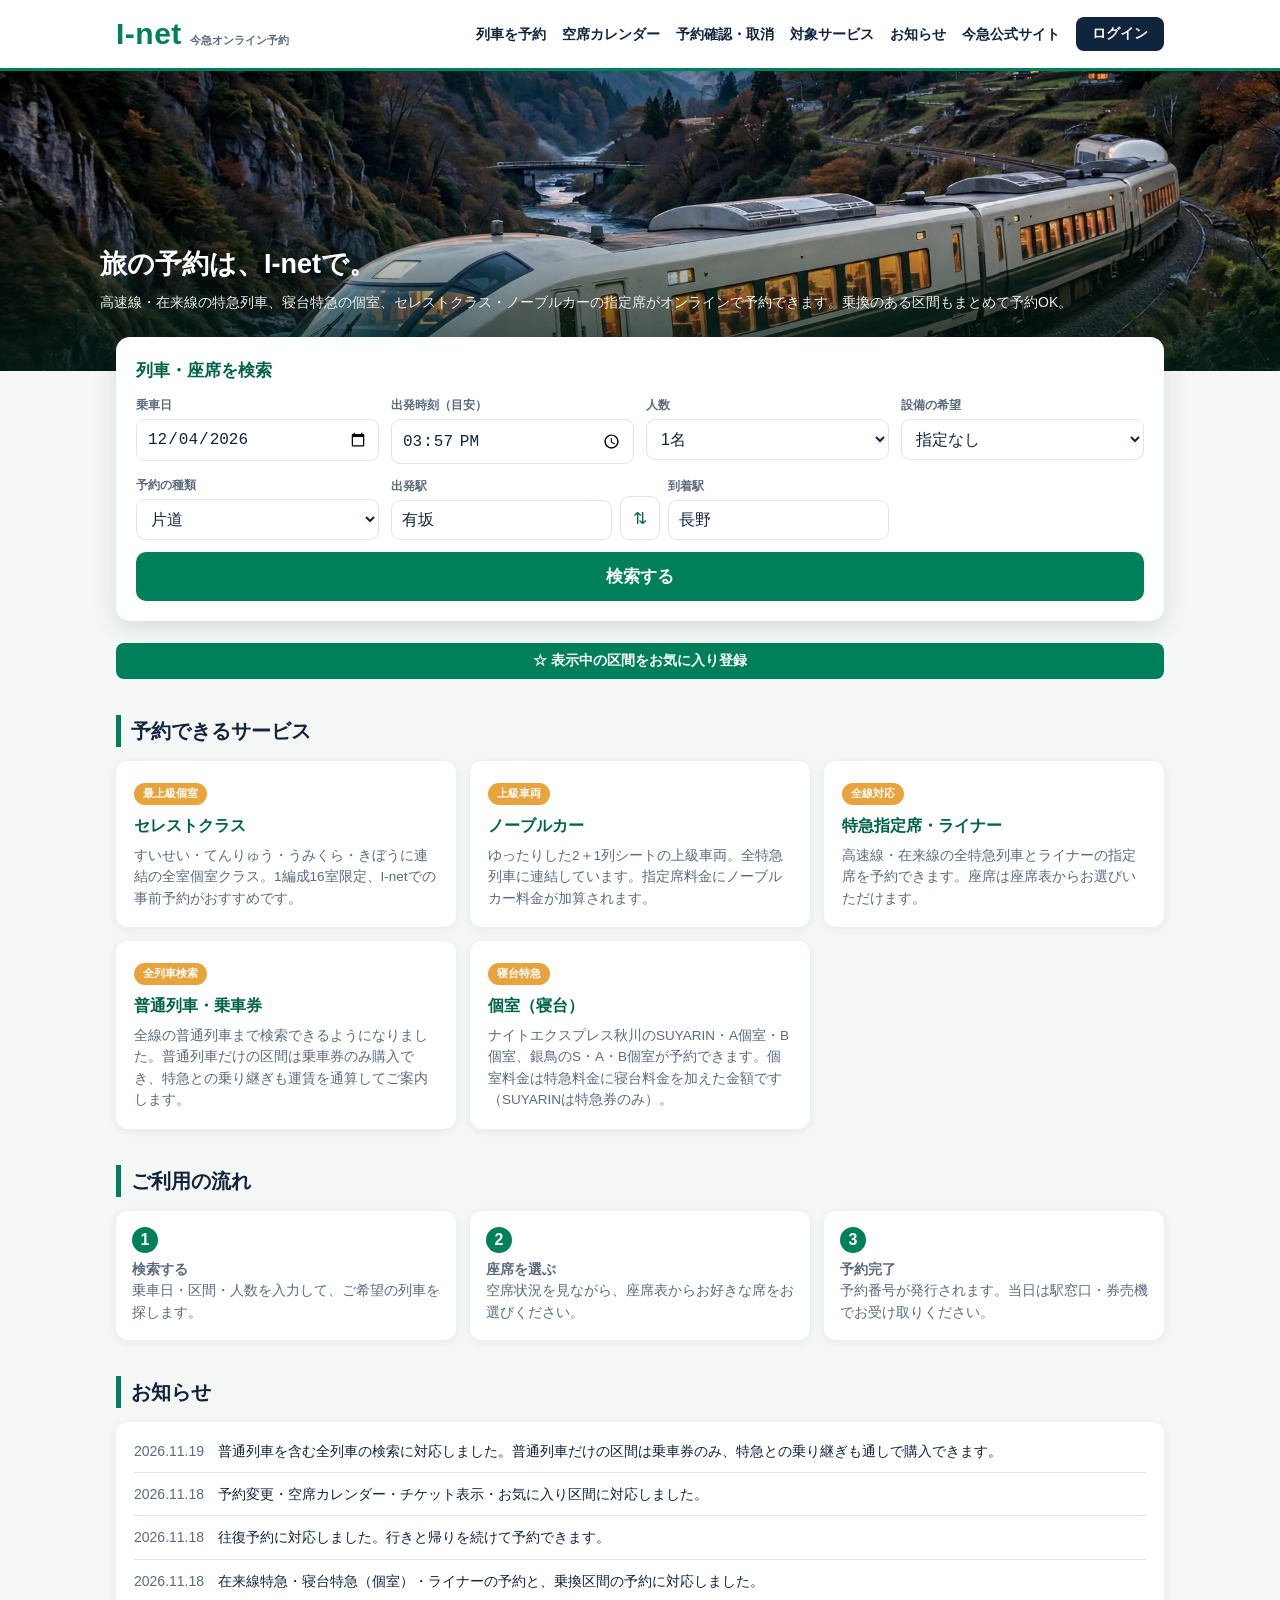
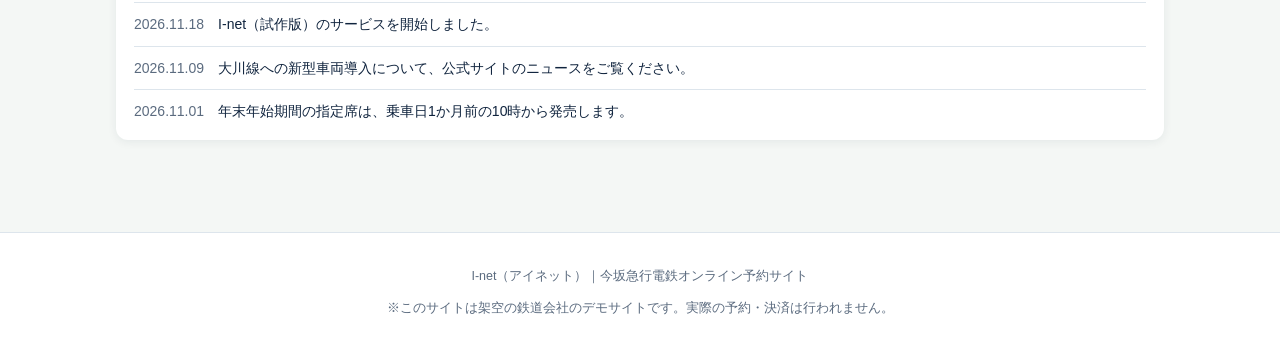
<file: index.html>
<!DOCTYPE html>
<html lang="ja">
<head>
<meta charset="UTF-8">
<meta name="viewport" content="width=device-width, initial-scale=1.0">
<title>I-net｜今急オンライン予約サイト</title>
<meta name="description" content="今坂急行電鉄のオンライン予約サイト「I-net」。特急・セレストクラス・ノーブルカーの指定席予約と、普通列車の乗車券購入ができます。">
<link rel="stylesheet" href="style.css">
</head>
<body>
<header class="inet-header">
  <div class="inet-header-inner">
    <a class="logo" href="index.html">
      <span class="logo-main">I-net</span>
      <span class="logo-sub">今急オンライン予約</span>
    </a>
    <nav class="inet-nav">
      <a href="index.html">列車を予約</a>
      <a href="calendar.html">空席カレンダー</a>
      <a href="reservations.html">予約確認・取消</a>
      <a href="#services">対象サービス</a>
      <a href="#news">お知らせ</a>
      <a href="https://raff-1073.github.io/imakyu/">今急公式サイト</a>
      <button class="login-btn" id="loginBtn" type="button">ログイン</button>
    </nav>
  </div>
</header>

<div class="hero">
  <img src="images/hero.webp" alt="山あいを走る今急電鉄の特急列車">
  <div class="hero-copy">
    <div class="hero-copy-inner">
      <h1>旅の予約は、I-netで。</h1>
      <p>高速線・在来線の特急列車、寝台特急の個室、セレストクラス・ノーブルカーの指定席がオンラインで予約できます。乗換のある区間もまとめて予約OK。</p>
    </div>
  </div>
</div>

<main class="wrap">
  <form class="search-panel" id="searchForm">
    <h2>列車・座席を検索</h2>
    <div class="search-grid">
      <div class="field">
        <label for="date">乗車日</label>
        <input type="date" id="date" required>
      </div>
      <div class="field">
        <label for="time">出発時刻（目安）</label>
        <input type="time" id="time" value="09:00">
      </div>
      <div class="field">
        <label for="pax">人数</label>
        <select id="pax">
          <option value="1">1名</option>
          <option value="2">2名</option>
          <option value="3">3名</option>
          <option value="4">4名</option>
          <option value="5">5名</option>
          <option value="6">6名</option>
        </select>
      </div>
      <div class="field">
        <label for="clsPref">設備の希望</label>
        <select id="clsPref">
          <option value="">指定なし</option>
          <option value="指定席">指定席</option>
          <option value="ノーブルカー">ノーブルカー</option>
          <option value="グリーン車">グリーン車</option>
          <option value="セレストクラス">セレストクラス</option>
        </select>
      </div>
      <div class="field">
        <label for="tripType">予約の種類</label>
        <select id="tripType">
          <option value="oneway">片道</option>
          <option value="round">往復</option>
        </select>
      </div>
      <div class="field return-field" hidden>
        <label for="rdate">帰りの乗車日</label>
        <input type="date" id="rdate">
      </div>
      <div class="field return-field" hidden>
        <label for="rtime">帰りの出発時刻（目安）</label>
        <input type="time" id="rtime" value="17:00">
      </div>
      <div class="station-row">
        <div class="field">
          <label for="from">出発駅</label>
          <input type="text" id="from" class="station-input" value="有坂" autocomplete="off" placeholder="駅名を入力">
        </div>
        <button class="swap-btn" id="swapBtn" type="button" title="出発駅と到着駅を入れ替え">⇅</button>
        <div class="field">
          <label for="to">到着駅</label>
          <input type="text" id="to" class="station-input" value="長野" autocomplete="off" placeholder="駅名を入力">
        </div>
      </div>
      <button class="search-btn" type="submit">検索する</button>
    </div>
  </form>
  <div class="fav-bar" id="favBar"></div>

  <section class="section" id="services">
    <h2>予約できるサービス</h2>
    <div class="cards">
      <div class="card">
        <span class="tag">最上級個室</span>
        <h3>セレストクラス</h3>
        <p>すいせい・てんりゅう・うみくら・きぼうに連結の全室個室クラス。1編成16室限定、I-netでの事前予約がおすすめです。</p>
      </div>
      <div class="card">
        <span class="tag">上級車両</span>
        <h3>ノーブルカー</h3>
        <p>ゆったりした2＋1列シートの上級車両。全特急列車に連結しています。指定席料金にノーブルカー料金が加算されます。</p>
      </div>
      <div class="card">
        <span class="tag">全線対応</span>
        <h3>特急指定席・ライナー</h3>
        <p>高速線・在来線の全特急列車とライナーの指定席を予約できます。座席は座席表からお選びいただけます。</p>
      </div>
      <div class="card">
        <span class="tag">全列車検索</span>
        <h3>普通列車・乗車券</h3>
        <p>全線の普通列車まで検索できるようになりました。普通列車だけの区間は乗車券のみ購入でき、特急との乗り継ぎも運賃を通算してご案内します。</p>
      </div>
      <div class="card">
        <span class="tag">寝台特急</span>
        <h3>個室（寝台）</h3>
        <p>ナイトエクスプレス秋川のSUYARIN・A個室・B個室、銀鳥のS・A・B個室が予約できます。個室料金は特急料金に寝台料金を加えた金額です（SUYARINは特急券のみ）。</p>
      </div>
    </div>
  </section>

  <section class="section">
    <h2>ご利用の流れ</h2>
    <div class="steps">
      <div class="step"><span class="step-num">1</span><p><strong>検索する</strong><br>乗車日・区間・人数を入力して、ご希望の列車を探します。</p></div>
      <div class="step"><span class="step-num">2</span><p><strong>座席を選ぶ</strong><br>空席状況を見ながら、座席表からお好きな席をお選びください。</p></div>
      <div class="step"><span class="step-num">3</span><p><strong>予約完了</strong><br>予約番号が発行されます。当日は駅窓口・券売機でお受け取りください。</p></div>
    </div>
  </section>

  <section class="section" id="news">
    <h2>お知らせ</h2>
    <div class="news-list">
      <div class="news-item"><span class="news-date">2026.11.19</span><span>普通列車を含む全列車の検索に対応しました。普通列車だけの区間は乗車券のみ、特急との乗り継ぎも通しで購入できます。</span></div>
      <div class="news-item"><span class="news-date">2026.11.18</span><span>予約変更・空席カレンダー・チケット表示・お気に入り区間に対応しました。</span></div>
      <div class="news-item"><span class="news-date">2026.11.18</span><span>往復予約に対応しました。行きと帰りを続けて予約できます。</span></div>
      <div class="news-item"><span class="news-date">2026.11.18</span><span>在来線特急・寝台特急（個室）・ライナーの予約と、乗換区間の予約に対応しました。</span></div>
      <div class="news-item"><span class="news-date">2026.11.18</span><span>I-net（試作版）のサービスを開始しました。</span></div>
      <div class="news-item"><span class="news-date">2026.11.09</span><span>大川線への新型車両導入について、公式サイトのニュースをご覧ください。</span></div>
      <div class="news-item"><span class="news-date">2026.11.01</span><span>年末年始期間の指定席は、乗車日1か月前の10時から発売します。</span></div>
    </div>
  </section>
</main>

<footer>
  <p>I-net（アイネット）｜今坂急行電鉄オンライン予約サイト</p>
  <p>※このサイトは架空の鉄道会社のデモサイトです。実際の予約・決済は行われません。</p>
</footer>

<script src="js/data.js"></script>
<script src="js/app.js"></script>
<script>
(function () {
  const fromSel = document.getElementById("from");
  const toSel = document.getElementById("to");
  setupStationAutocomplete(fromSel);
  setupStationAutocomplete(toSel);
  const dateInput = document.getElementById("date");
  const today = new Date();
  const iso = d => d.getFullYear() + "-" + String(d.getMonth() + 1).padStart(2, "0") + "-" + String(d.getDate()).padStart(2, "0");
  dateInput.value = iso(today);
  dateInput.min = iso(today);
  const max = new Date(today); max.setDate(max.getDate() + 31);
  dateInput.max = iso(max);
  const rdateInput = document.getElementById("rdate");
  rdateInput.value = iso(today);
  rdateInput.min = iso(today);
  rdateInput.max = iso(max);
  watchDateTime(dateInput, document.getElementById("time"));
  watchDateTime(rdateInput, document.getElementById("rtime"));
  const tripType = document.getElementById("tripType");
  tripType.addEventListener("change", () => {
    const round = tripType.value === "round";
    document.querySelectorAll(".return-field").forEach(el => { el.hidden = !round; });
    if (round) rdateInput.value = dateInput.value;
  });
  dateInput.addEventListener("change", () => {
    if (tripType.value === "round" && rdateInput.value < dateInput.value) rdateInput.value = dateInput.value;
  });
  // お気に入り区間（ブラウザに保存）
  const favBar = document.getElementById("favBar");
  function loadFavs() { try { return JSON.parse(localStorage.getItem("inet_favorites") || "[]"); } catch (e) { return []; } }
  function renderFavs() {
    const favs = loadFavs();
    favBar.innerHTML = "";
    const addBtn = document.createElement("button");
    addBtn.type = "button";
    addBtn.className = "class-btn";
    addBtn.textContent = "☆ 表示中の区間をお気に入り登録";
    addBtn.addEventListener("click", () => {
      const favs2 = loadFavs();
      const pair = { from: fromSel.value, to: toSel.value };
      if (pair.from === pair.to) { alert("出発駅と到着駅が同じです。"); return; }
      if (!favs2.some(f => f.from === pair.from && f.to === pair.to)) {
        favs2.push(pair);
        try { localStorage.setItem("inet_favorites", JSON.stringify(favs2.slice(0, 8))); } catch (e) {}
      }
      renderFavs();
    });
    favBar.appendChild(addBtn);
    for (const f of favs) {
      const chip = document.createElement("span");
      chip.className = "fav-chip";
      chip.innerHTML = f.from + " → " + f.to;
      chip.addEventListener("click", () => { fromSel.value = f.from; toSel.value = f.to; });
      const del = document.createElement("span");
      del.className = "fav-del";
      del.textContent = "×";
      del.addEventListener("click", e => {
        e.stopPropagation();
        const favs2 = loadFavs().filter(x => !(x.from === f.from && x.to === f.to));
        try { localStorage.setItem("inet_favorites", JSON.stringify(favs2)); } catch (e) {}
        renderFavs();
      });
      chip.appendChild(del);
      favBar.appendChild(chip);
    }
  }
  renderFavs();
  document.getElementById("swapBtn").addEventListener("click", () => {
    const v = fromSel.value; fromSel.value = toSel.value; toSel.value = v;
  });
  document.getElementById("loginBtn").addEventListener("click", () => {
    alert("I-net会員ログインは試作版では未実装です。\n会員登録なしでも予約できます。");
  });
  document.getElementById("searchForm").addEventListener("submit", e => {
    e.preventDefault();
    const fromName = resolveStationName(fromSel.value);
    const toName = resolveStationName(toSel.value);
    if (!fromName || !toName) { alert("駅名を候補から選んでください。"); return; }
    fromSel.value = fromName; toSel.value = toName;
    if (fromName === toName) { alert("出発駅と到着駅が同じです。"); return; }
    const q = new URLSearchParams({
      date: dateInput.value,
      time: document.getElementById("time").value || "",
      pax: document.getElementById("pax").value,
      cls: document.getElementById("clsPref").value,
      from: fromName,
      to: toName
    });
    if (tripType.value === "round") {
      q.set("mode", "round");
      q.set("rdate", rdateInput.value);
      q.set("rtime", document.getElementById("rtime").value || "");
    }
    location.href = "trains.html?" + q.toString();
  });
})();
</script>
</body>
</html>
</file>
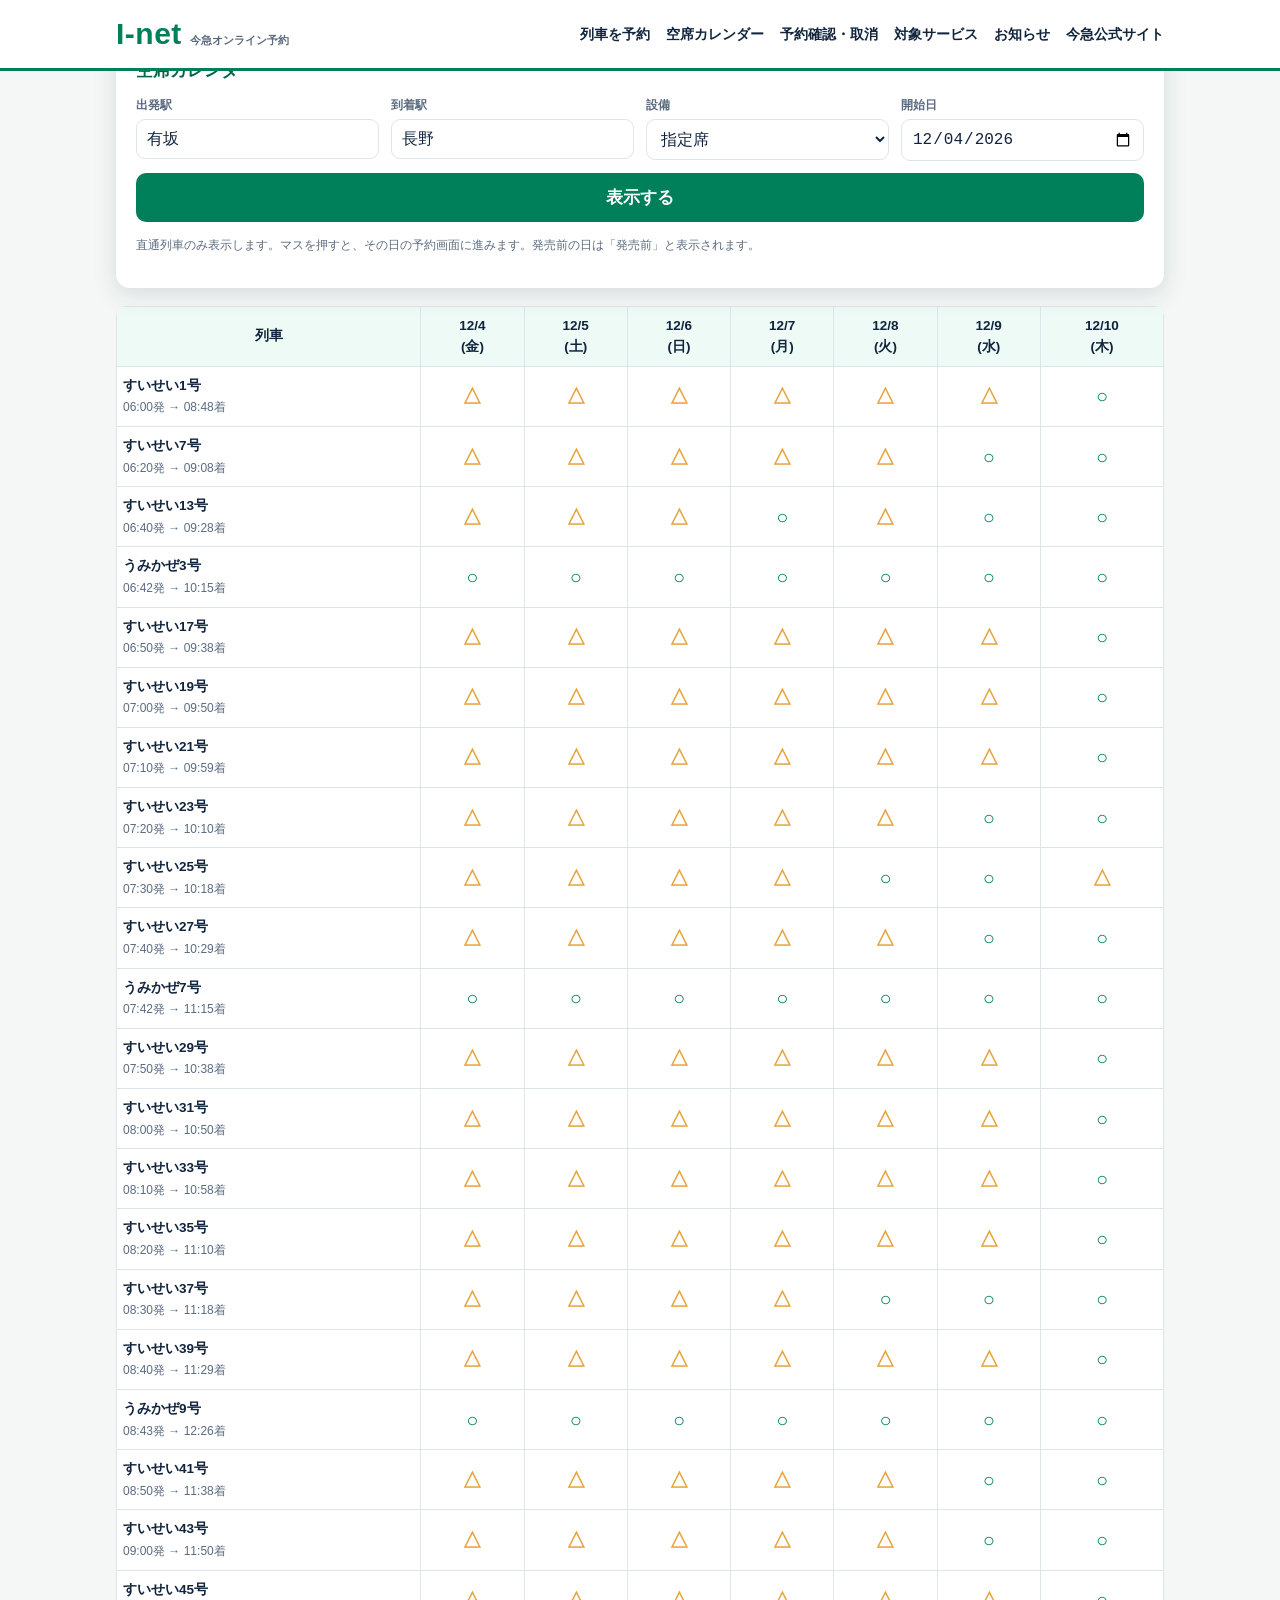
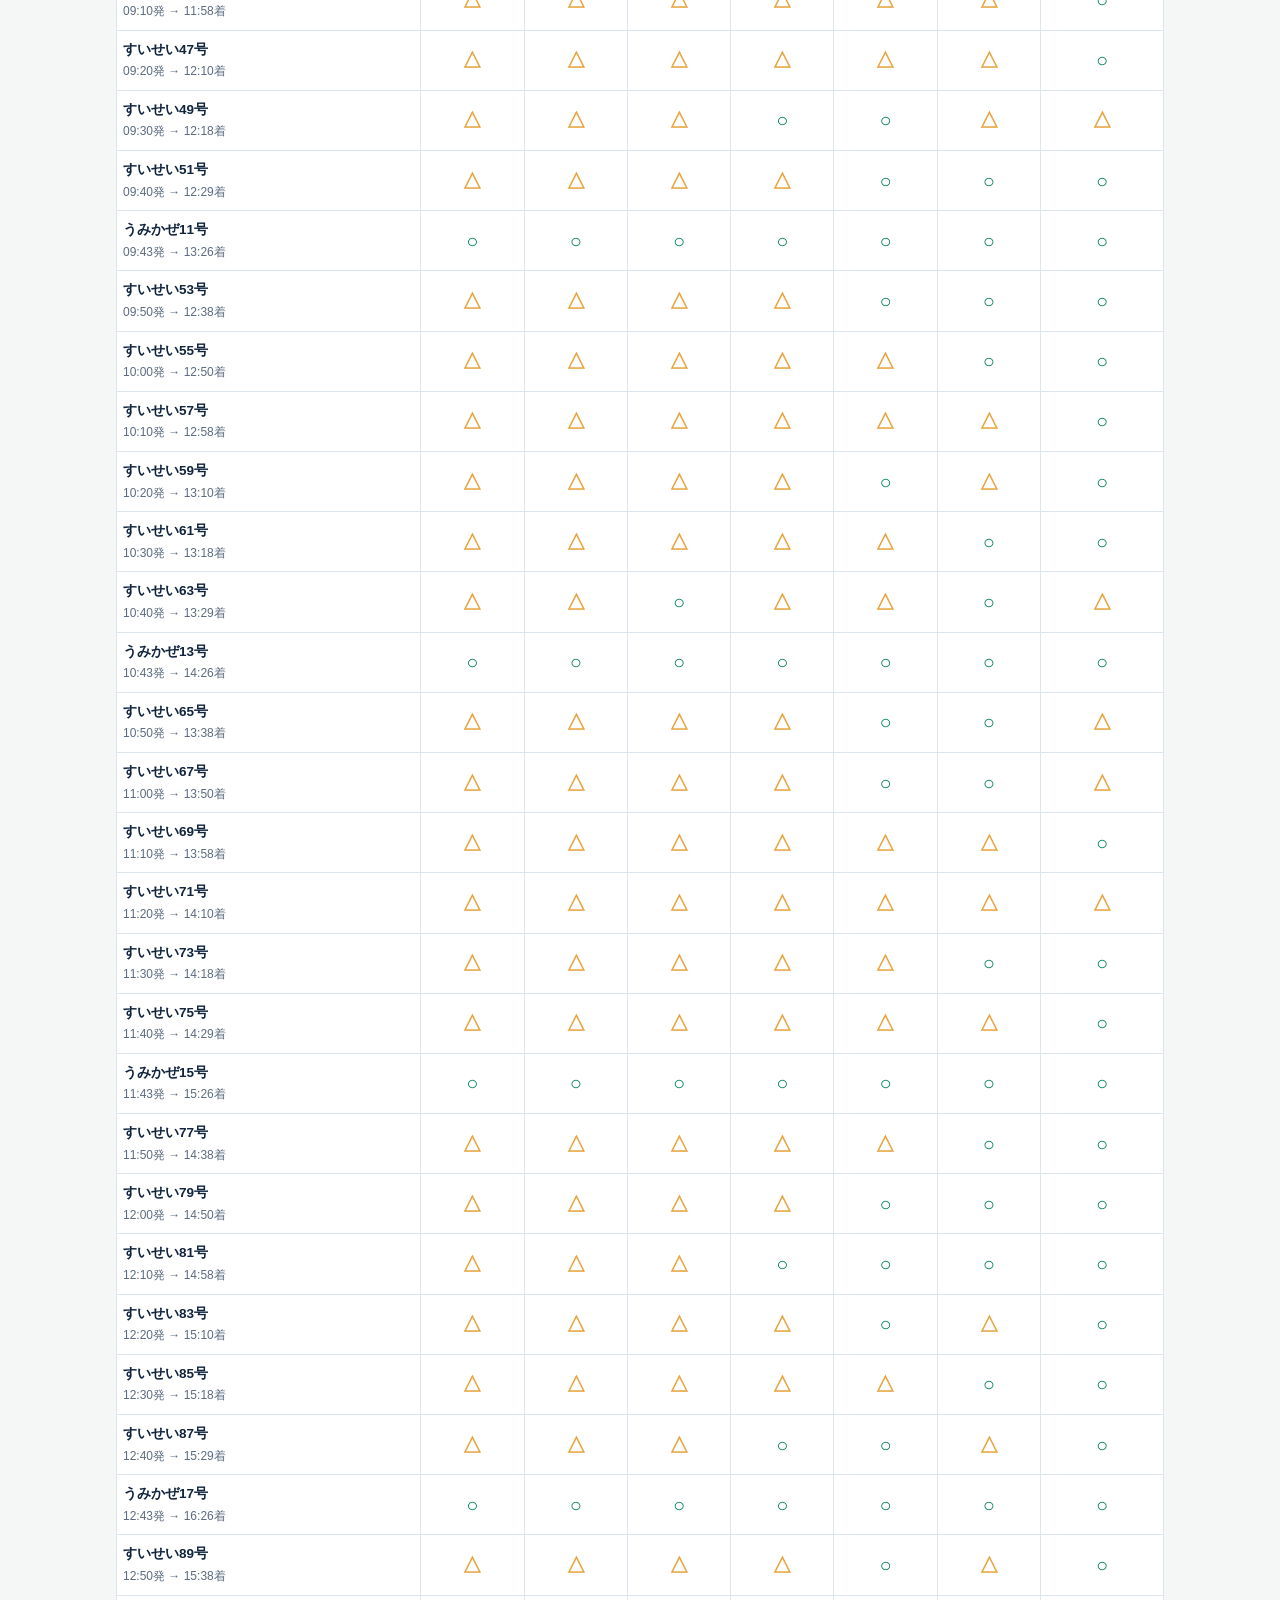
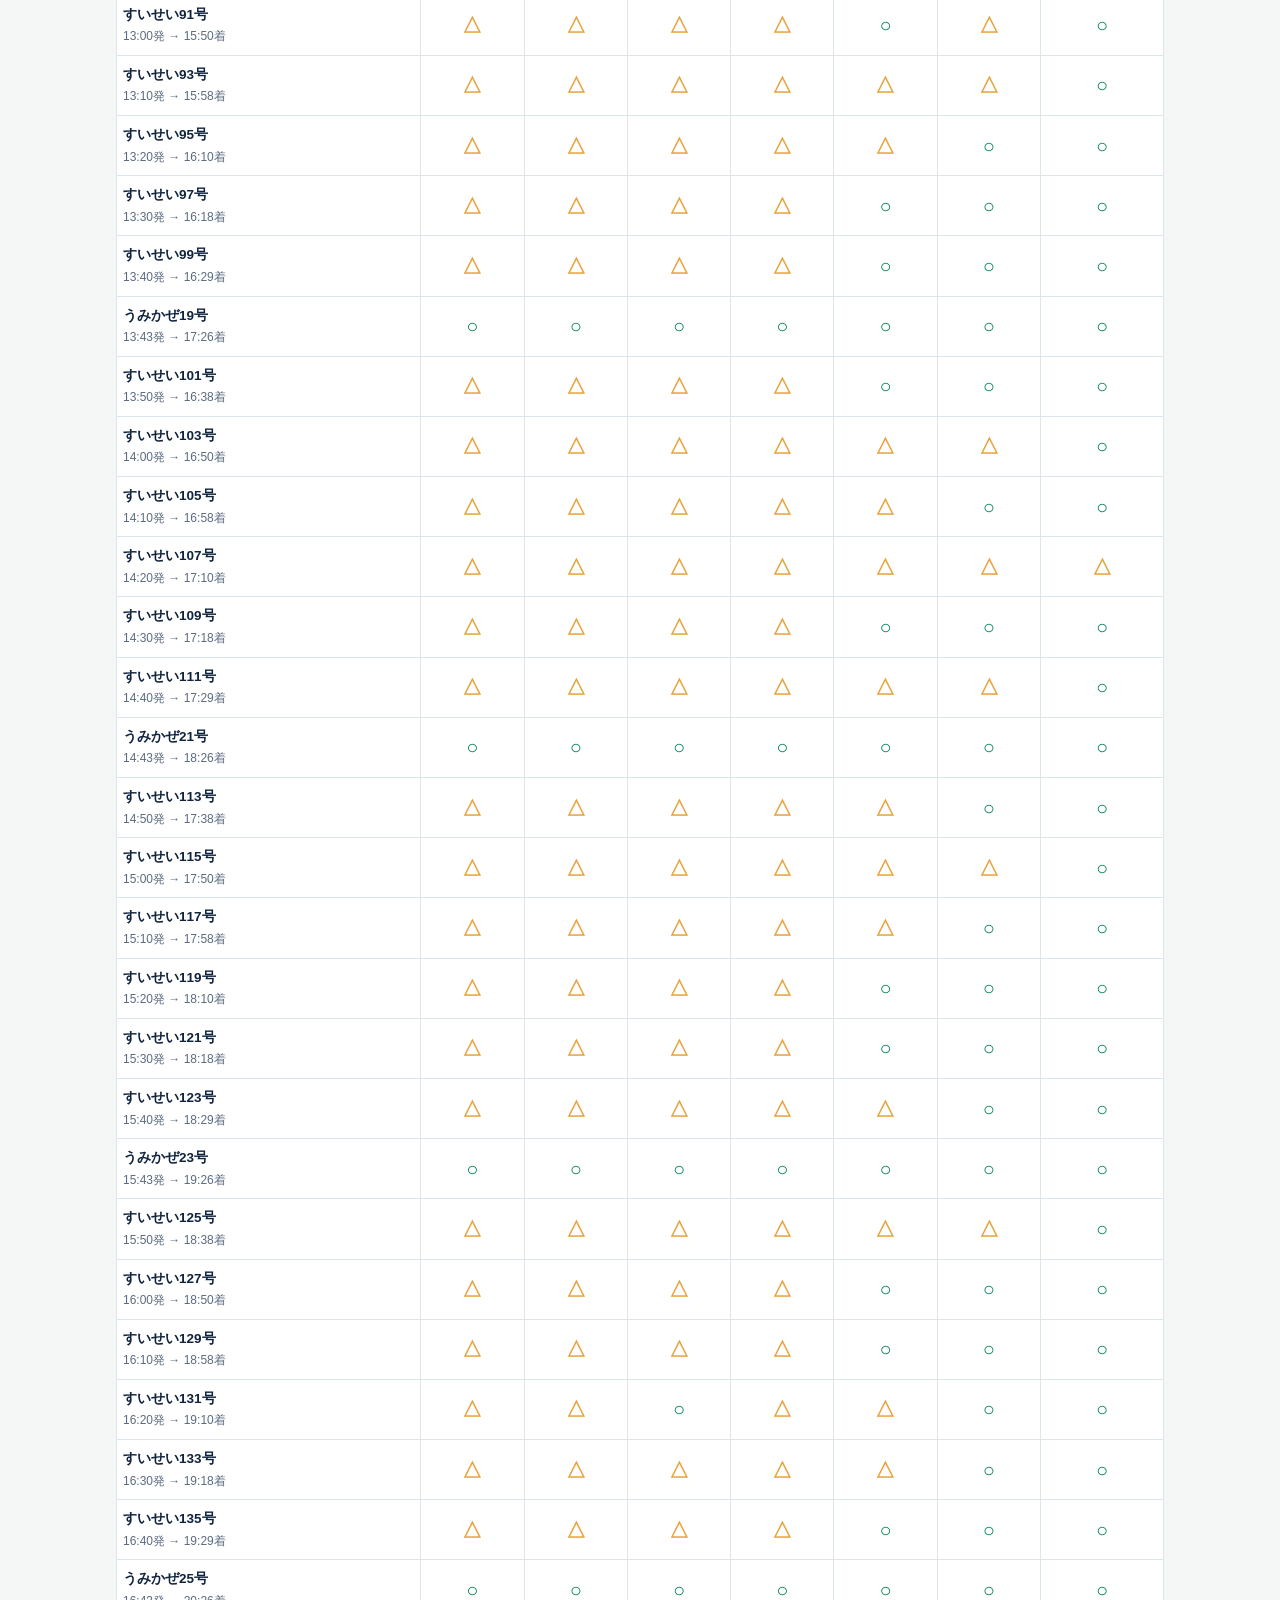
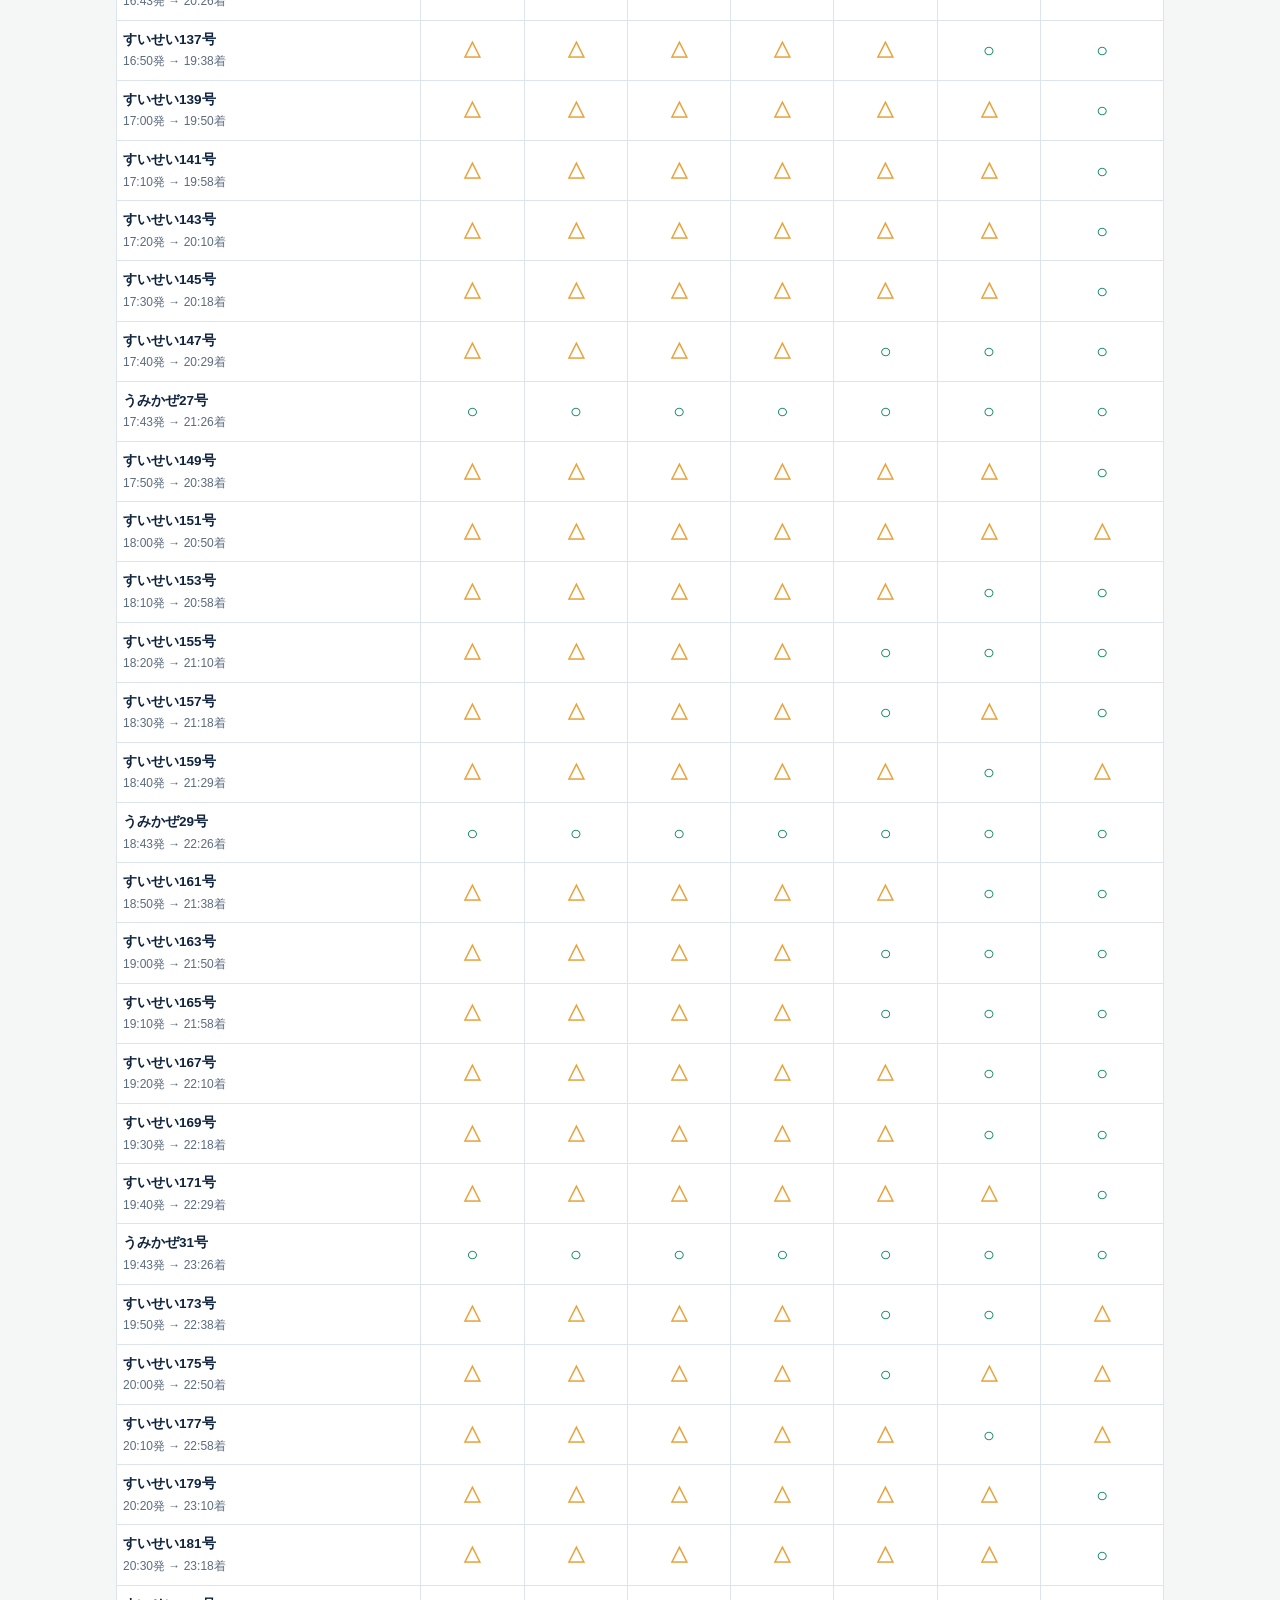
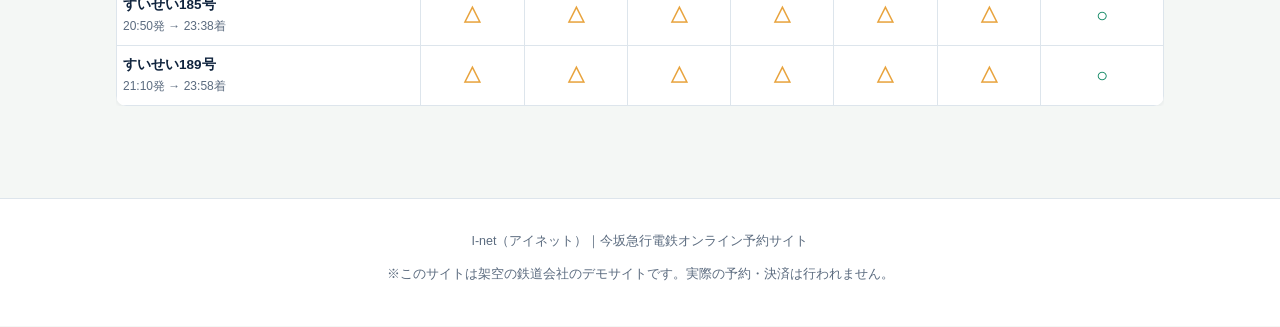
<file: calendar.html>
<!DOCTYPE html>
<html lang="ja">
<head>
<meta charset="UTF-8">
<meta name="viewport" content="width=device-width, initial-scale=1.0">
<title>空席カレンダー｜I-net</title>
<link rel="stylesheet" href="style.css">
</head>
<body>
<header class="inet-header">
  <div class="inet-header-inner">
    <a class="logo" href="index.html">
      <span class="logo-main">I-net</span>
      <span class="logo-sub">今急オンライン予約</span>
    </a>
    <nav class="inet-nav">
      <a href="index.html">列車を予約</a>
      <a href="calendar.html">空席カレンダー</a>
      <a href="reservations.html">予約確認・取消</a>
      <a href="index.html#services">対象サービス</a>
      <a href="index.html#news">お知らせ</a>
      <a href="https://raff-1073.github.io/imakyu/">今急公式サイト</a>
    </nav>
  </div>
</header>

<main class="wrap">
  <form class="search-panel" id="calForm">
    <h2>空席カレンダー</h2>
    <div class="search-grid">
      <div class="field">
        <label for="from">出発駅</label>
        <input type="text" id="from" class="station-input" value="有坂" autocomplete="off" placeholder="駅名を入力">
      </div>
      <div class="field">
        <label for="to">到着駅</label>
        <input type="text" id="to" class="station-input" value="長野" autocomplete="off" placeholder="駅名を入力">
      </div>
      <div class="field">
        <label for="cls">設備</label>
        <select id="cls">
          <option value="指定席">指定席</option>
          <option value="ノーブルカー">ノーブルカー</option>
          <option value="グリーン車">グリーン車</option>
          <option value="セレストクラス">セレストクラス</option>
          <option value="SUYARIN">SUYARIN</option>
          <option value="B個室">B個室</option>
          <option value="A個室">A個室</option>
          <option value="S個室">S個室</option>
        </select>
      </div>
      <div class="field">
        <label for="start">開始日</label>
        <input type="date" id="start">
      </div>
      <button class="search-btn" type="submit">表示する</button>
    </div>
    <p class="demo-note">直通列車のみ表示します。マスを押すと、その日の予約画面に進みます。発売前の日は「発売前」と表示されます。</p>
  </form>
  <div id="calResult" style="margin-top:18px"></div>
</main>

<footer>
  <p>I-net（アイネット）｜今坂急行電鉄オンライン予約サイト</p>
  <p>※このサイトは架空の鉄道会社のデモサイトです。実際の予約・決済は行われません。</p>
</footer>

<script src="js/data.js"></script>
<script src="js/app.js"></script>
<script>
(function () {
  const fromSel = document.getElementById("from");
  const toSel = document.getElementById("to");
  setupStationAutocomplete(fromSel);
  setupStationAutocomplete(toSel);
  const iso = d => d.getFullYear() + "-" + String(d.getMonth() + 1).padStart(2, "0") + "-" + String(d.getDate()).padStart(2, "0");
  const startInput = document.getElementById("start");
  startInput.value = iso(new Date());
  watchDateTime(startInput, null);
  function stationIndex(train, station) { return train.times.findIndex(([s]) => s === station); }
  function onSale(dateStr) {
    const parts = dateStr.split("-").map(Number);
    const rel = new Date(parts[0], parts[1] - 2, Math.min(parts[2], 28));
    const now = new Date(); now.setHours(0, 0, 0, 0);
    return now >= rel;
  }
  function render() {
    const from = resolveStationName(fromSel.value), to = resolveStationName(toSel.value), cls = document.getElementById("cls").value;
    if (!from || !to) {
      document.getElementById("calResult").innerHTML = "<div class='no-result'><p>駅名を候補から選んでください。</p></div>";
      return;
    }
    const start = new Date(startInput.value + "T00:00:00");
    const days = [];
    for (let i = 0; i < 7; i++) { const d = new Date(start); d.setDate(d.getDate() + i); days.push(d); }
    const trains = INET_TRAINS.filter(t => {
      const fi = stationIndex(t, from), ti = stationIndex(t, to);
      if (!(fi >= 0 && ti >= 0 && fi < ti)) return false;
      // 選択した設備を持たない列車は行ごと除外する
      return t.classes.includes(cls) && legPrice(t, from, to, cls) !== null;
    }).sort((a, b) => timeToMin(trainTimeAt(a, from)) - timeToMin(trainTimeAt(b, from)));
    const el = document.getElementById("calResult");
    if (!trains.length) {
      el.innerHTML = "<div class='no-result'><p>" + from + " → " + to + " で「" + cls + "」を予約できる直通列車がありません。</p></div>";
      return;
    }
    let html = "<div class='cal-scroll'><table class='cal-table'><thead><tr><th>列車</th>";
    for (const d of days) html += "<th>" + (d.getMonth() + 1) + "/" + d.getDate() + "<br>(" + "日月火水木金土"[d.getDay()] + ")</th>";
    html += "</tr></thead><tbody>";
    for (const t of trains) {
      html += "<tr><td class='cal-train'>" + trainTitle(t) + "<br><span>" + trainTimeAt(t, from) + "発 → " + trainTimeAt(t, to) + "着</span></td>";
      for (const d of days) {
        const ds = iso(d);
        if (!onSale(ds)) { html += "<td class='cal-cell off'>発売前</td>"; continue; }
        if (!t.classes.includes(cls) || legPrice(t, from, to, cls) === null) { html += "<td class='cal-cell off'>―</td>"; continue; }
        const v = vacancyMark(t, ds, cls);
        html += "<td class='cal-cell'><a href='trains.html?date=" + ds + "&time=" + trainTimeAt(t, from) + "&pax=1&cls=" + encodeURIComponent(cls) + "&from=" + encodeURIComponent(from) + "&to=" + encodeURIComponent(to) + "'><span class='vacancy " + v.cls + "'>" + v.mark + "</span></a></td>";
      }
      html += "</tr>";
    }
    html += "</tbody></table></div>";
    el.innerHTML = html;
  }
  document.getElementById("calForm").addEventListener("submit", e => { e.preventDefault(); render(); });
  render();
})();
</script>
</body>
</html>
</file>
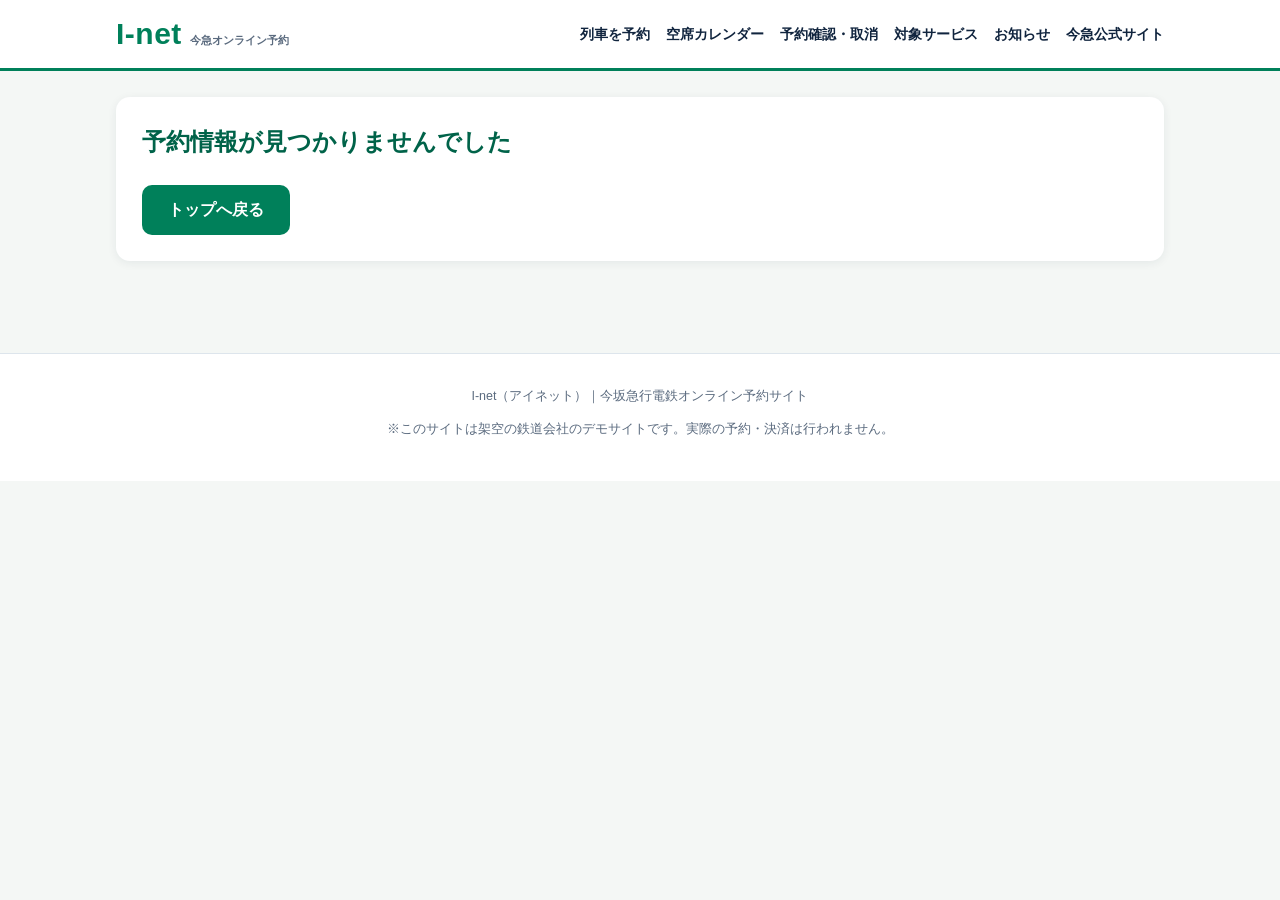
<file: complete.html>
<!DOCTYPE html>
<html lang="ja">
<head>
<meta charset="UTF-8">
<meta name="viewport" content="width=device-width, initial-scale=1.0">
<title>予約完了｜I-net</title>
<link rel="stylesheet" href="style.css">
</head>
<body>
<header class="inet-header">
  <div class="inet-header-inner">
    <a class="logo" href="index.html">
      <span class="logo-main">I-net</span>
      <span class="logo-sub">今急オンライン予約</span>
    </a>
    <nav class="inet-nav">
      <a href="index.html">列車を予約</a>
      <a href="calendar.html">空席カレンダー</a>
      <a href="reservations.html">予約確認・取消</a>
      <a href="index.html#services">対象サービス</a>
      <a href="index.html#news">お知らせ</a>
      <a href="https://raff-1073.github.io/imakyu/">今急公式サイト</a>
    </nav>
  </div>
</header>

<main class="wrap">
  <section class="complete-panel" id="panel">
    <h2>ご予約が完了しました</h2>
    <p>予約番号</p>
    <div class="reserve-no" id="reserveNo"></div>
    <table class="detail-table" id="detailTable"></table>
    <p class="demo-note">当日は駅窓口・指定席券売機で、予約番号をお伝えのうえ乗車券をお受け取りください。<br>
    予約の確認・取消は「予約確認・取消」ページから行えます。<br>
    ※このサイトは架空の鉄道会社のデモサイトです。実際の予約は行われていません。</p>
    <a class="back-btn" href="reservations.html">予約確認・取消へ</a>
    <a class="back-btn" href="index.html" style="background:var(--ink)">トップへ戻る</a>
  </section>
</main>

<footer>
  <p>I-net（アイネット）｜今坂急行電鉄オンライン予約サイト</p>
  <p>※このサイトは架空の鉄道会社のデモサイトです。実際の予約・決済は行われません。</p>
</footer>

<script src="js/data.js"></script>
<script src="js/app.js"></script>
<script>
(function () {
  const raw = sessionStorage.getItem("inet_booking");
  if (!raw) {
    document.getElementById("panel").innerHTML = "<h2>予約情報が見つかりませんでした</h2><a class='back-btn' href='index.html'>トップへ戻る</a>";
    return;
  }
  const booking = JSON.parse(raw);
  const legs = booking.legs.map(l => ({ ...l, train: findTrain(l.key) }));
  if (legs.some(l => !l.train || (l.cls && (!l.seats || !l.seats.length)))) {
    document.getElementById("panel").innerHTML = "<h2>予約情報が不完全です</h2><a class='back-btn' href='index.html'>トップへ戻る</a>";
    return;
  }
  const jp = bookingPrice(legs.map(l => ({ train: l.train, from: l.from, to: l.to, cls: l.cls, label: l.label || null })));
  // 予約変更の場合は元の予約番号を引き継ぐ
  let oldEntry = null;
  try {
    const saved0 = JSON.parse(localStorage.getItem("inet_reservations") || "[]");
    if (booking.changeOf) oldEntry = saved0.find(r => r.id === booking.changeOf) || null;
  } catch (e) {}
  const seed = hashSeed(booking.id + "|" + booking.date);
  const reserveNo = oldEntry ? oldEntry.no : "IN" + booking.date.replace(/-/g, "").slice(2) + "-" + String(seed % 1000000).padStart(6, "0");
  if (oldEntry) document.querySelector(".complete-panel h2").textContent = "予約を変更しました";
  document.getElementById("reserveNo").textContent = reserveNo;

  const dateText = booking.roundTrip && legs.length ? ("往路 " + (legs[0].date || booking.date) + "／復路 " + (legs[legs.length - 1].date || booking.date)) : booking.date;
  const rows = [["予約番号", reserveNo], ["乗車日", dateText], ["人数", booking.pax + "名"]];
  legs.forEach((leg, li) => {
    const dep = trainTimeAt(leg.train, leg.from), arr = trainTimeAt(leg.train, leg.to);
    rows.push([(leg.label || ("区間" + (li + 1))) + (leg.date ? "（" + leg.date + "）" : ""),
      leg.train.lines.join("・") + " " + trainTitle(leg.train) + "<br>" +
      leg.from + " " + dep + "発 → " + leg.to + " " + arr + "着<br>" +
      (leg.cls ? leg.cls + "／" + (leg.car ? leg.car + "号車／" : "") + "座席：" + leg.seats.join("、") : "乗車券のみ（座席指定なし）") +
      (leg.service ? "<br>セレストサービス：" + leg.service.meal + (leg.service.drink ? "／ドリンク：" + leg.service.drink : "") : "")]);
  });
  if (jp) {
    for (const i of jp.items) rows.push([i.label + "（1名）", yen(i.amount)]);
    rows.push(["お支払い金額", "<strong>" + yen(jp.total * booking.pax) + "</strong>"]);
  }
  document.getElementById("detailTable").innerHTML =
    rows.map(([k, v]) => "<tr><th>" + k + "</th><td>" + v + "</td></tr>").join("");
  const tlink = document.createElement("p");
  tlink.innerHTML = "<a class='back-btn' href='ticket.html?id=" + (booking.changeOf || booking.id) + "'>チケットを表示する</a>";
  document.getElementById("panel").appendChild(tlink);

  // 予約を保存（同じ予約の二重保存はしない。変更の場合は元の予約を差し替える）
  try {
    const saved = JSON.parse(localStorage.getItem("inet_reservations") || "[]");
    const changeIdx = booking.changeOf ? saved.findIndex(r => r.id === booking.changeOf) : -1;
    if (changeIdx >= 0 || !saved.some(r => r.id === booking.id)) {
      const entry = {
        id: changeIdx >= 0 ? booking.changeOf : booking.id, no: reserveNo, date: booking.date, pax: booking.pax,
        total: jp ? jp.total * booking.pax : 0,
        legs: legs.map(l => ({
          key: l.key || null,
          title: trainTitle(l.train), lines: l.train.lines.join("・"),
          from: l.from, to: l.to, dep: trainTimeAt(l.train, l.from), arr: trainTimeAt(l.train, l.to),
          cls: l.cls, car: l.car || null, seats: l.seats, date: l.date || booking.date, label: l.label || null, service: l.service || null
        })),
        createdAt: changeIdx >= 0 ? saved[changeIdx].createdAt : new Date().toISOString()
      };
      if (changeIdx >= 0) { entry.changedAt = new Date().toISOString(); saved[changeIdx] = entry; }
      else saved.unshift(entry);
      localStorage.setItem("inet_reservations", JSON.stringify(saved.slice(0, 20)));
    }
  } catch (e) { /* 保存できなくても完了画面は表示する */ }
})();
</script>
</body>
</html>
</file>
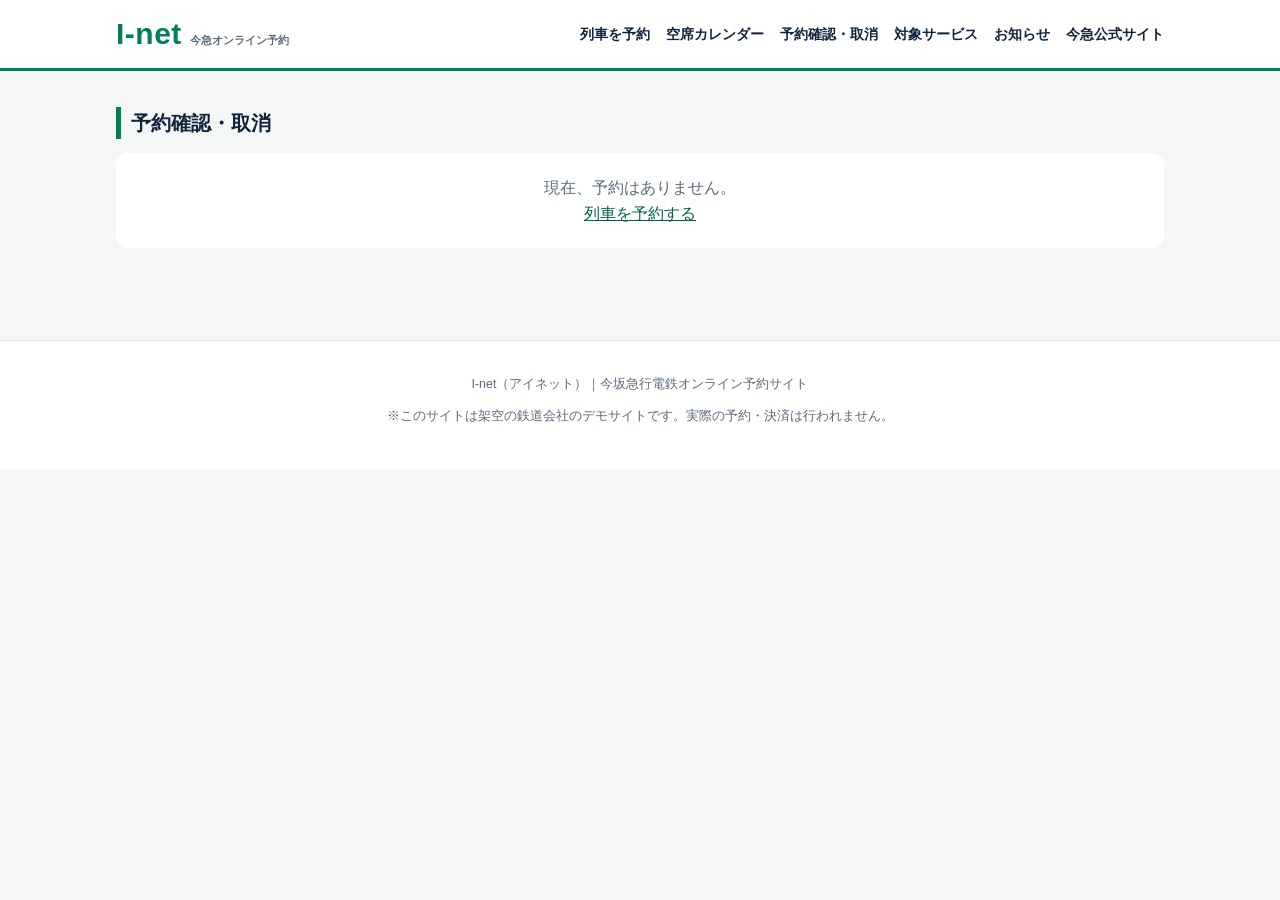
<file: reservations.html>
<!DOCTYPE html>
<html lang="ja">
<head>
<meta charset="UTF-8">
<meta name="viewport" content="width=device-width, initial-scale=1.0">
<title>予約確認・取消｜I-net</title>
<link rel="stylesheet" href="style.css">
</head>
<body>
<header class="inet-header">
  <div class="inet-header-inner">
    <a class="logo" href="index.html">
      <span class="logo-main">I-net</span>
      <span class="logo-sub">今急オンライン予約</span>
    </a>
    <nav class="inet-nav">
      <a href="index.html">列車を予約</a>
      <a href="calendar.html">空席カレンダー</a>
      <a href="reservations.html">予約確認・取消</a>
      <a href="index.html#services">対象サービス</a>
      <a href="index.html#news">お知らせ</a>
      <a href="https://raff-1073.github.io/imakyu/">今急公式サイト</a>
    </nav>
  </div>
</header>

<main class="wrap">
  <section class="section">
    <h2>予約確認・取消</h2>
    <div id="list"></div>
  </section>
</main>

<footer>
  <p>I-net（アイネット）｜今坂急行電鉄オンライン予約サイト</p>
  <p>※このサイトは架空の鉄道会社のデモサイトです。実際の予約・決済は行われません。</p>
</footer>

<script>
(function () {
  const listEl = document.getElementById("list");
  function load() {
    try { return JSON.parse(localStorage.getItem("inet_reservations") || "[]"); }
    catch (e) { return []; }
  }
  function render() {
    const saved = load();
    if (!saved.length) {
      listEl.innerHTML = "<div class='empty-note'>現在、予約はありません。<br><a href='index.html'>列車を予約する</a></div>";
      return;
    }
    listEl.innerHTML = "";
    for (const r of saved) {
      const card = document.createElement("div");
      card.className = "train-card";
      let legsHtml = "";
      for (const l of r.legs) {
        legsHtml += "<div class='leg-head'>" + (l.label ? "<span class='res-label'>" + l.label + "</span>" : "") + "<span class='leg-lines'>" + l.lines + "</span><span class='train-name'>" + l.title + "</span>" +
          "<span class='leg-times'>" + (l.date ? l.date + "／" : "") + l.from + " " + l.dep + "発 → " + l.to + " " + l.arr + "着</span></div>" +
          "<p class='leg-sub'>" + (l.cls ? l.cls + "／" + (l.car ? l.car + "号車／" : "") + "座席：" + l.seats.join("、") : "乗車券のみ（座席指定なし）") +
          (l.service ? "／" + l.service.meal + (l.service.drink ? "（" + l.service.drink + "）" : "") : "") + "</p>";
      }
      card.innerHTML = "<div class='train-top'><span class='train-name'>予約番号 " + r.no + "</span>" +
        "<span>" + r.date + "／" + r.pax + "名／" + r.total.toLocaleString() + "円</span></div>" + legsHtml +
        "<div class='res-actions'><button type='button' class='class-btn change-btn'>予約を変更する</button>" +
        "<a class='class-btn ticket-link' href='ticket.html?id=" + r.id + "'>チケットを表示</a>" +
        "<button type='button' class='class-btn cancel-btn'>この予約を取り消す</button></div>";
      card.querySelector(".change-btn").addEventListener("click", () => {
        const first = r.legs[0];
        const outLegs = r.legs.filter(l => l.label !== "復路");
        const outLast = outLegs[outLegs.length - 1];
        const ret = r.legs.find(l => l.label === "復路");
        const q = new URLSearchParams({ date: r.date, time: first.dep || "", pax: String(r.pax), cls: "", from: first.from, to: outLast.to, change: r.id });
        if (ret) { q.set("mode", "round"); q.set("rdate", ret.date || r.date); q.set("rtime", ret.dep || ""); }
        location.href = "trains.html?" + q.toString();
      });
      card.querySelector(".cancel-btn").addEventListener("click", () => {
        if (!confirm("予約番号 " + r.no + " を取り消しますか？")) return;
        const next = load().filter(x => x.id !== r.id);
        localStorage.setItem("inet_reservations", JSON.stringify(next));
        render();
      });
      listEl.appendChild(card);
    }
  }
  render();
})();
</script>
</body>
</html>
</file>
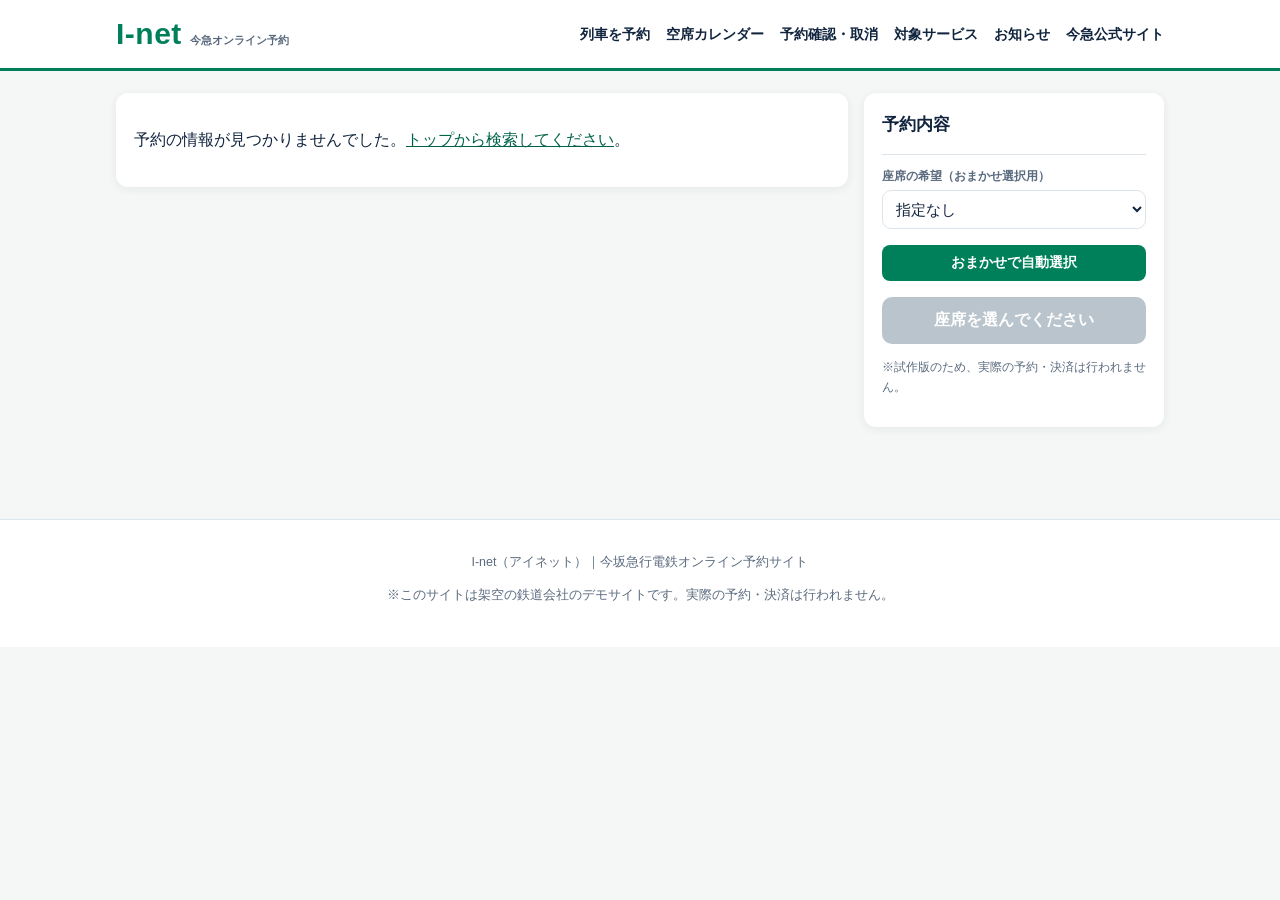
<file: seat.html>
<!DOCTYPE html>
<html lang="ja">
<head>
<meta charset="UTF-8">
<meta name="viewport" content="width=device-width, initial-scale=1.0">
<title>座席選択｜I-net</title>
<link rel="stylesheet" href="style.css">
</head>
<body>
<header class="inet-header">
  <div class="inet-header-inner">
    <a class="logo" href="index.html">
      <span class="logo-main">I-net</span>
      <span class="logo-sub">今急オンライン予約</span>
    </a>
    <nav class="inet-nav">
      <a href="index.html">列車を予約</a>
      <a href="calendar.html">空席カレンダー</a>
      <a href="reservations.html">予約確認・取消</a>
      <a href="index.html#services">対象サービス</a>
      <a href="index.html#news">お知らせ</a>
      <a href="https://raff-1073.github.io/imakyu/">今急公式サイト</a>
    </nav>
  </div>
</header>

<main class="wrap">
  <div class="seat-wrap">
    <div id="legPanels"></div>
    <aside class="summary-panel">
      <h2>予約内容</h2>
      <dl id="summaryDl"></dl>
      <div class="pref-box">
        <label for="prefSel">座席の希望（おまかせ選択用）</label>
        <select id="prefSel">
          <option value="">指定なし</option>
          <option value="window">窓側</option>
          <option value="aisle">通路側</option>
          <option value="together">並び席</option>
        </select>
        <button class="class-btn" id="autoBtn" type="button">おまかせで自動選択</button>
      </div>
      <button class="confirm-btn" id="confirmBtn" disabled>座席を選んでください</button>
      <p class="demo-note">※試作版のため、実際の予約・決済は行われません。</p>
    </aside>
  </div>
</main>

<footer>
  <p>I-net（アイネット）｜今坂急行電鉄オンライン予約サイト</p>
  <p>※このサイトは架空の鉄道会社のデモサイトです。実際の予約・決済は行われません。</p>
</footer>

<script src="js/data.js"></script>
<script src="js/app.js"></script>
<script>
(function () {
  const raw = sessionStorage.getItem("inet_booking");
  const panelsEl = document.getElementById("legPanels");
  if (!raw) {
    panelsEl.innerHTML = "<section class='seat-panel'><p>予約の情報が見つかりませんでした。<a href='index.html'>トップから検索してください</a>。</p></section>";
    return;
  }
  const booking = JSON.parse(raw);
  const pax = booking.pax;
  const legs = booking.legs.map(l => ({ ...l, date: l.date || booking.date, train: findTrain(l.key) }));
  if (legs.some(l => !l.train)) {
    panelsEl.innerHTML = "<section class='seat-panel'><p>列車が見つかりませんでした。<a href='index.html'>トップへ戻る</a></p></section>";
    return;
  }
  const selected = legs.map(() => new Set());
  const selCar = legs.map(leg => {
    if (!leg.cls) return null; // 乗車券のみの区間（普通列車）は座席選択なし
    const cars = carsFor(leg.train, leg.cls);
    return cars.find(c => vacancyMarkCar(leg.train, leg.date, leg.cls, c).left >= pax) ?? cars[0];
  });

  legs.forEach((leg, li) => {
    const panel = document.createElement("section");
    panel.className = "seat-panel";
    const dep = trainTimeAt(leg.train, leg.from), arr = trainTimeAt(leg.train, leg.to);
    if (!leg.cls) {
      panel.innerHTML = "<h2>区間" + (li + 1) + "：" + leg.from + " → " + leg.to + "</h2>" +
        "<p class='leg-sub'>" + (leg.label ? leg.label + "・" + leg.date + "／" : leg.date + "／") + leg.train.lines.join("・") + " " + trainTitle(leg.train) + " " + dep + "発 → " + arr + "着</p>" +
        "<p class='ticket-only-note'>この区間は普通列車のため、座席指定はありません。乗車券のみでご乗車いただけます。</p>";
      panelsEl.appendChild(panel);
      return;
    }
    panel.innerHTML = "<h2>区間" + (li + 1) + "：" + leg.from + " → " + leg.to + "</h2>" +
      "<p class='leg-sub'>" + (leg.label ? leg.label + "・" + leg.date + "／" : leg.date + "／") + leg.train.lines.join("・") + " " + trainTitle(leg.train) + " " + dep + "発 → " + arr + "着／" + leg.cls + "</p>" +
      "<div class='car-chips'></div><p class='car-fac'></p><div class='svc-box'></div>" +
      "<div class='seat-direction'>◀ 進行方向（" + leg.to + "方面）</div>" +
      "<div class='seat-map'></div>" +
      "<div class='legend'><span><i style='background:#eefaf5;border:1.5px solid #00805a'></i>空席</span>" +
      "<span><i style='background:#00805a'></i>選択中</span>" +
      "<span><i style='background:#dfe5ea;border:1.5px solid #c3ccd3'></i>予約済み</span></div>";
    panelsEl.appendChild(panel);
    const chipsEl = panel.querySelector(".car-chips");
    const mapEl = panel.querySelector(".seat-map");

    const facEl = panel.querySelector(".car-fac");
    function renderCars() {
      facEl.textContent = selCar[li] + "号車の設備：" + carFacilities(leg.train, leg.cls, selCar[li]).join("・");
      chipsEl.innerHTML = "";
      for (const car of carsFor(leg.train, leg.cls)) {
        const v = vacancyMarkCar(leg.train, leg.date, leg.cls, car);
        const chip = document.createElement("button");
        chip.type = "button";
        chip.className = "cls-chip car-chip" + (selCar[li] === car ? " selected" : "");
        chip.innerHTML = car + "号車 <span class='vacancy " + v.cls + "'>" + v.mark + "</span>";
        chip.addEventListener("click", () => {
          if (selCar[li] === car) return;
          selCar[li] = car;
          selected[li].clear();
          renderCars(); renderMap(); renderSummary();
        });
        chipsEl.appendChild(chip);
      }
    }
    function renderMap() {
      mapEl.innerHTML = "";
      const reserved = reservedSeats(leg.train, leg.date, leg.cls, selCar[li]);
      for (const row of seatLayout(leg.cls)) {
        const rowEl = document.createElement("div");
        rowEl.className = "seat-row";
        const num = document.createElement("span");
        num.className = "row-num";
        num.textContent = row.row;
        rowEl.appendChild(num);
        for (const seatId of row.seats) {
          if (seatId === null) {
            const sp = document.createElement("span");
            sp.className = "seat aisle-space";
            rowEl.appendChild(sp);
            continue;
          }
          const btn = document.createElement("button");
          btn.className = "seat" + (reserved.has(seatId) ? " reserved" : "") + (selected[li].has(seatId) ? " selected" : "");
          btn.textContent = seatId;
          btn.disabled = reserved.has(seatId);
          btn.dataset.leg = li;
          btn.dataset.seat = seatId;
          btn.addEventListener("click", () => {
            if (selected[li].has(seatId)) { selected[li].delete(seatId); btn.classList.remove("selected"); }
            else {
              if (selected[li].size >= pax) { alert("人数分（" + pax + "席）まで選択できます。"); return; }
              selected[li].add(seatId); btn.classList.add("selected");
            }
            renderSummary();
          });
          rowEl.appendChild(btn);
        }
        mapEl.appendChild(rowEl);
      }
    }
    if (leg.cls === "セレストクラス") {
      const depMin = timeToMin(trainTimeAt(leg.train, leg.from));
      const meal = depMin < 630 ? "モーニングサービス" : depMin < 960 ? "デイタイムサービス" : "イブニングサービス";
      leg.service = { meal, drink: "" };
      const svc = panel.querySelector(".svc-box");
      svc.innerHTML = "<label>セレストクラス サービス：" + meal + "（時間帯で自動）／ドリンク希望 " +
        "<select class='svc-drink'><option value=''>指定なし</option><option>コーヒー</option><option>紅茶</option><option>オレンジジュース</option></select></label>";
      svc.querySelector(".svc-drink").addEventListener("change", e => { leg.service.drink = e.target.value; });
    }
    leg._renderMap = renderMap;
    renderCars();
    renderMap();
  });

  const confirmBtn = document.getElementById("confirmBtn");
  function sortSeats(set) {
    return [...set].sort((a, b) => parseInt(a) - parseInt(b) || a.localeCompare(b));
  }
  function renderSummary() {
    const jp = bookingPrice(legs.map(l => ({ train: l.train, from: l.from, to: l.to, cls: l.cls, label: l.label || null })));
    const dateText = booking.roundTrip ? ("往路 " + legs[0].date + "／復路 " + legs[legs.length - 1].date) : booking.date;
    let html = "<dt>乗車日</dt><dd>" + dateText + "</dd><dt>人数</dt><dd>" + pax + "名</dd>";
    legs.forEach((leg, li) => {
      html += "<dt>" + (leg.label || ("区間" + (li + 1))) + "</dt><dd>" + leg.date + "／" + trainTitle(leg.train) + " " + leg.from + "→" + leg.to + "<br>" +
        (leg.cls ? leg.cls + "／" + selCar[li] + "号車／座席：" + (selected[li].size ? sortSeats(selected[li]).join("、") : "未選択") : "乗車券のみ（座席指定なし）") + "</dd>";
    });
    if (jp) {
      html += "<dt>お支払い金額</dt><dd class='total-price'>" + yen(jp.total * pax) + "</dd>" +
        "<dd style='font-weight:400;color:var(--muted);font-size:12px'>（1名あたり " +
        jp.items.map(i => i.label + yen(i.amount)).join("＋") + "）</dd>";
    }
    document.getElementById("summaryDl").innerHTML = html;
    const done = legs.every((leg, li) => !leg.cls || selected[li].size === pax);
    const allTicketOnly = legs.every(leg => !leg.cls);
    confirmBtn.disabled = !done;
    confirmBtn.textContent = done ? (allTicketOnly ? "この内容で購入する" : "この内容で予約する") : "全区間の座席を選んでください";
  }
  renderSummary();

  document.getElementById("autoBtn").addEventListener("click", () => {
    const pref = document.getElementById("prefSel").value;
    legs.forEach((leg, li) => {
      if (!leg.cls) return; // 乗車券のみの区間は自動選択の対象外
      const reserved = reservedSeats(leg.train, leg.date, leg.cls, selCar[li]);
      const layout = seatLayout(leg.cls);
      const free = [];
      for (const row of layout) for (const s of row.seats) if (s && !reserved.has(s)) free.push(s);
      let picked = [];
      if (pref === "together") {
        for (const row of layout) {
          const ai = row.seats.indexOf(null);
          const left = row.seats.slice(0, ai).filter(s => s && !reserved.has(s));
          const right = row.seats.slice(ai + 1).filter(s => s && !reserved.has(s));
          const group = left.length >= pax ? left : right.length >= pax ? right : row.seats.filter(s => s && !reserved.has(s));
          if (group.length >= pax) { picked = group.slice(0, pax); break; }
        }
        if (!picked.length) picked = free.slice(0, pax);
      } else if (pref === "window" || pref === "aisle") {
        const scored = free.map(s => {
          const row = layout.find(r => r.seats.includes(s));
          const idx = row.seats.indexOf(s);
          const isWindow = idx === 0 || idx === row.seats.length - 1;
          return { s, score: (pref === "window") === isWindow ? 0 : 1 };
        }).sort((a, b) => a.score - b.score);
        picked = scored.slice(0, pax).map(x => x.s);
      } else {
        picked = free.slice(0, pax);
      }
      selected[li] = new Set(picked);
      leg._renderMap();
    });
    renderSummary();
  });

  confirmBtn.addEventListener("click", () => {
    booking.legs = legs.map((leg, li) => ({
      key: leg.key, from: leg.from, to: leg.to, cls: leg.cls, car: leg.cls ? selCar[li] : null, seats: leg.cls ? sortSeats(selected[li]) : [], date: leg.date, label: leg.label || null, service: leg.service || null
    }));
    sessionStorage.setItem("inet_booking", JSON.stringify(booking));
    location.href = "complete.html";
  });
})();
</script>
</body>
</html>
</file>
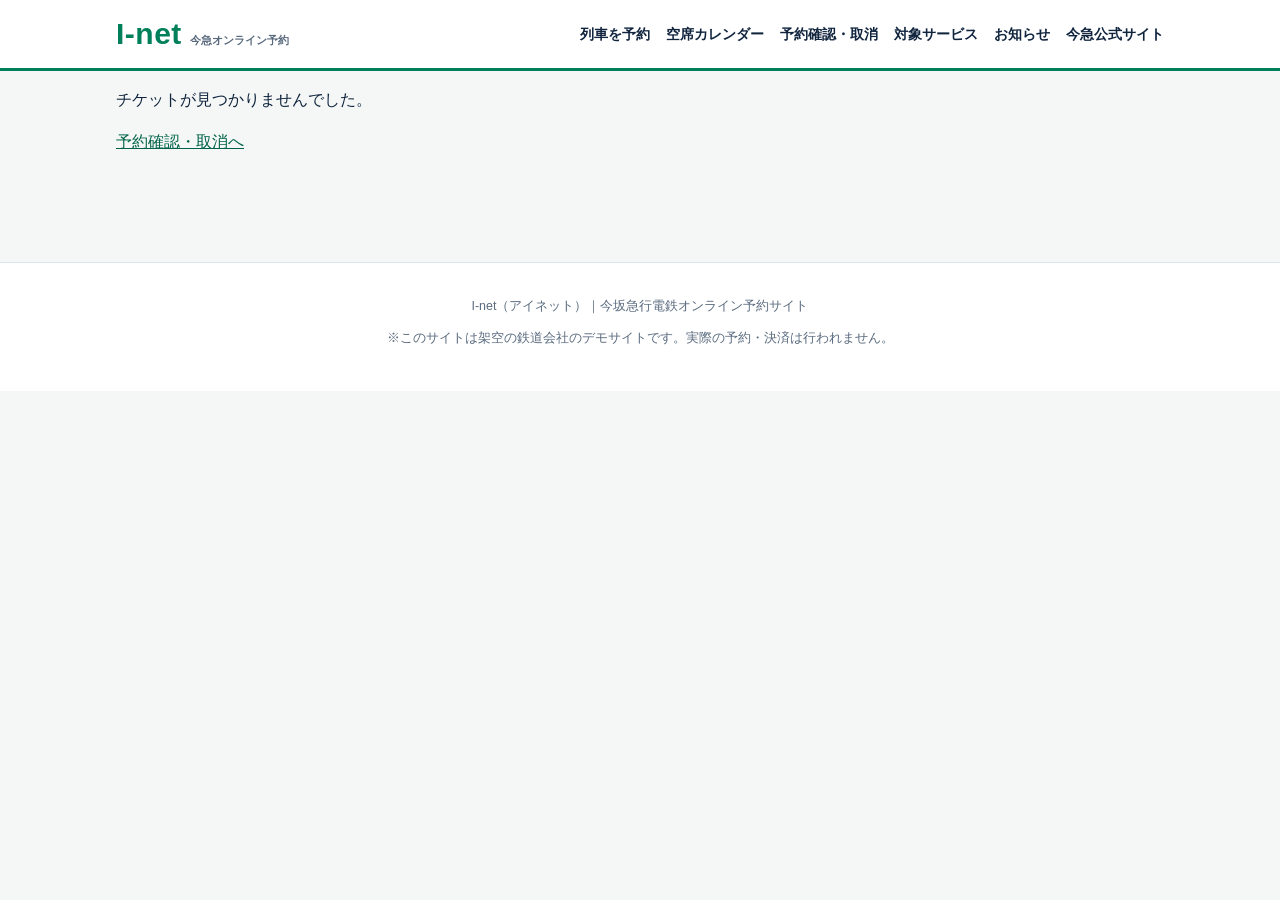
<file: ticket.html>
<!DOCTYPE html>
<html lang="ja">
<head>
<meta charset="UTF-8">
<meta name="viewport" content="width=device-width, initial-scale=1.0">
<title>チケット｜I-net</title>
<link rel="stylesheet" href="style.css">
</head>
<body>
<header class="inet-header">
  <div class="inet-header-inner">
    <a class="logo" href="index.html">
      <span class="logo-main">I-net</span>
      <span class="logo-sub">今急オンライン予約</span>
    </a>
    <nav class="inet-nav">
      <a href="index.html">列車を予約</a>
      <a href="calendar.html">空席カレンダー</a>
      <a href="reservations.html">予約確認・取消</a>
      <a href="index.html#services">対象サービス</a>
      <a href="index.html#news">お知らせ</a>
      <a href="https://raff-1073.github.io/imakyu/">今急公式サイト</a>
    </nav>
  </div>
</header>

<main class="wrap">
  <div id="ticketArea"></div>
</main>

<footer>
  <p>I-net（アイネット）｜今坂急行電鉄オンライン予約サイト</p>
  <p>※このサイトは架空の鉄道会社のデモサイトです。実際の予約・決済は行われません。</p>
</footer>

<script src="js/data.js"></script>
<script src="js/app.js"></script>
<script>
(function () {
  const id = new URLSearchParams(location.search).get("id") || "";
  const area = document.getElementById("ticketArea");
  let r = null;
  try {
    const saved = JSON.parse(localStorage.getItem("inet_reservations") || "[]");
    r = saved.find(x => x.id === id) || null;
  } catch (e) {}
  if (!r) {
    area.innerHTML = "<div class='no-result'><p>チケットが見つかりませんでした。</p><p><a href='reservations.html'>予約確認・取消へ</a></p></div>";
    return;
  }
  // 予約番号から作るイメージコード（デモ用）
  function qrGrid(seedText) {
    const rnd = mulberry32(hashSeed(seedText));
    const N = 21;
    let cells = "";
    const finder = (x, y) => (x < 7 && y < 7) || (x >= N - 7 && y < 7) || (x < 7 && y >= N - 7);
    const finderOn = (x, y) => {
      const lx = x >= N - 7 ? x - (N - 7) : x, ly = y >= N - 7 ? y - (N - 7) : y;
      if (lx === 0 || lx === 6 || ly === 0 || ly === 6) return true;
      return lx >= 2 && lx <= 4 && ly >= 2 && ly <= 4;
    };
    for (let y = 0; y < N; y++) for (let x = 0; x < N; x++) {
      const on = finder(x, y) ? finderOn(x, y) : rnd() < 0.44;
      cells += "<i class='" + (on ? "on" : "") + "'></i>";
    }
    return "<div class='qr'>" + cells + "</div>";
  }
  let legsHtml = "";
  for (const l of r.legs) {
    legsHtml += "<div class='ticket-leg'>" +
      "<p class='ticket-route'>" + (l.label ? l.label + "：" : "") + l.from + " → " + l.to + "</p>" +
      "<p class='ticket-train'>" + l.lines + " " + l.title + "</p>" +
      "<p class='ticket-time'>" + (l.date || r.date) + "／" + l.dep + "発 → " + l.arr + "着</p>" +
      "<p class='ticket-seat'>" + (l.cls ? l.cls + "／" + (l.car ? l.car + "号車／" : "") + "座席：" + l.seats.join("、") : "乗車券のみ（座席指定なし）") + "</p></div>";
  }
  area.innerHTML = "<div class='ticket-card'>" +
    "<div class='ticket-head'><span class='ticket-logo'>I-net チケット</span><span class='ticket-no'>" + r.no + "</span></div>" +
    legsHtml +
    "<div class='ticket-foot'><div><p class='ticket-total'>お支払い金額 " + yen(r.total) + "（" + r.pax + "名）</p>" +
    "<p class='demo-note'>駅窓口・指定席券売機でお受け取りの際にこの画面をご提示ください。</p></div>" +
    qrGrid(r.no) + "</div>" +
    "<p class='demo-note'>※コードはデモ用のイメージです。</p></div>" +
    "<p style='margin-top:14px'><a class='back-btn' href='reservations.html'>予約確認・取消へ戻る</a></p>";
})();
</script>
</body>
</html>
</file>
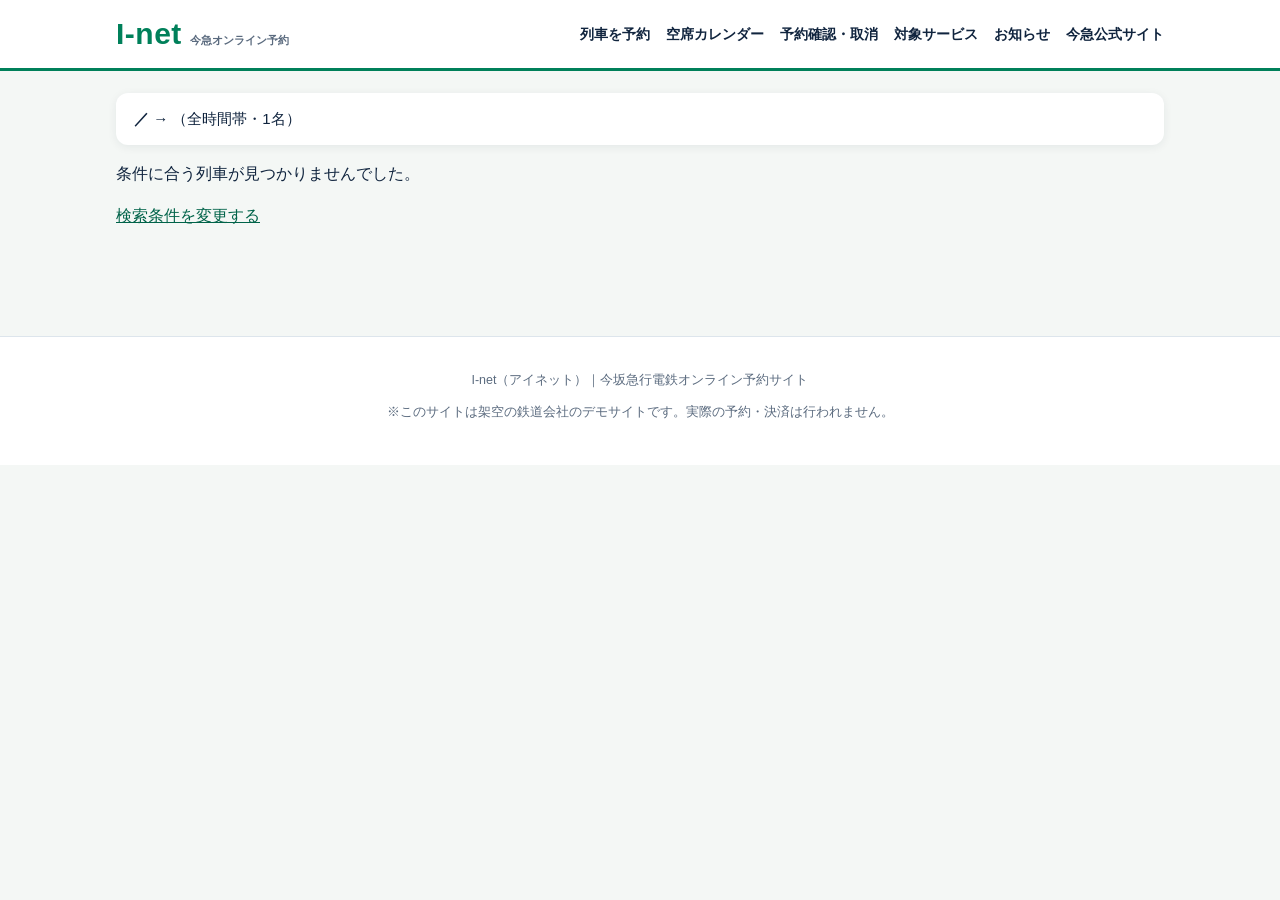
<file: trains.html>
<!DOCTYPE html>
<html lang="ja">
<head>
<meta charset="UTF-8">
<meta name="viewport" content="width=device-width, initial-scale=1.0">
<title>列車の選択｜I-net</title>
<link rel="stylesheet" href="style.css">
</head>
<body>
<header class="inet-header">
  <div class="inet-header-inner">
    <a class="logo" href="index.html">
      <span class="logo-main">I-net</span>
      <span class="logo-sub">今急オンライン予約</span>
    </a>
    <nav class="inet-nav">
      <a href="index.html">列車を予約</a>
      <a href="calendar.html">空席カレンダー</a>
      <a href="reservations.html">予約確認・取消</a>
      <a href="index.html#services">対象サービス</a>
      <a href="index.html#news">お知らせ</a>
      <a href="https://raff-1073.github.io/imakyu/">今急公式サイト</a>
    </nav>
  </div>
</header>

<main class="wrap">
  <p class="summary-line" id="summaryLine"></p>
  <div id="outChosen"></div>
  <div id="results"></div>
</main>

<footer>
  <p>I-net（アイネット）｜今坂急行電鉄オンライン予約サイト</p>
  <p>※このサイトは架空の鉄道会社のデモサイトです。実際の予約・決済は行われません。</p>
</footer>

<script src="js/data.js"></script>
<script src="js/app.js"></script>
<script>
(function () {
  const q = new URLSearchParams(location.search);
  const date = q.get("date") || "";
  // 運転日（臨時列車・運休）を予約日に合わせて絞り込む
  const TRAINS = INET_TRAINS.filter(t => trainRunsOnDate(t, date));
  const time = q.get("time") || "";
  const pax = parseInt(q.get("pax") || "1", 10);
  const clsPref = q.get("cls") || "";
  const from = q.get("from") || "";
  const to = q.get("to") || "";
  const round = q.get("mode") === "round";
  const rdate = q.get("rdate") || date;
  const rtime = q.get("rtime") || "";
  const changeId = q.get("change") || "";
  const resultsEl = document.getElementById("results");
  const summaryEl = document.getElementById("summaryLine");
  const outChosenEl = document.getElementById("outChosen");
  function stationIndex(train, station) { return train.times.findIndex(([s]) => s === station); }
  // 全列車規模でも検索が重くならないよう、単調化時刻と駅インデックスを事前に作る（v26）
  const uwCache = new Map();
  function uw(t) { if (!uwCache.has(t)) uwCache.set(t, unwrappedTimes(t)); return uwCache.get(t); }
  const byStation = new Map();
  for (const t of TRAINS) {
    const seen = new Set();
    t.times.forEach(([st], idx) => {
      if (seen.has(st)) return;
      seen.add(st);
      if (!byStation.has(st)) byStation.set(st, []);
      byStation.get(st).push({ t, idx });
    });
  }
  // 夜行列車の途中駅発車を検索日の枠に直すためのキー。
  // 前日発の列車（銀鳥など）は途中駅の発車が繰り上がり表記（1440超）になるため、
  // そのままでは当日発の列車より後ろに並んで結果から漏れる（2026-11-19）。
  function depFrameMin(train, station, fromMin) {
    const m = uw(train)[stationIndex(train, station)];
    if (m === undefined) return null;
    const clock = m % 1440;
    const inWindow = m >= fromMin && m < fromMin + 1440;
    if (!inWindow && clock < fromMin) return null;
    return clock >= fromMin && m >= 1440 ? clock : m;
  }
  // 発売ルール：乗車日の1か月前から発売（簡易判定）
  function onSale(dateStr) {
    if (!dateStr) return true;
    const parts = dateStr.split("-").map(Number);
    const rel = new Date(parts[0], parts[1] - 2, Math.min(parts[2], 28));
    const now = new Date(); now.setHours(0, 0, 0, 0);
    return now >= rel;
  }
  function fmtDuration(mins) {
    if (mins < 60) return mins + "分";
    return Math.floor(mins / 60) + "時間" + (mins % 60 ? (mins % 60) + "分" : "");
  }

  let step = "out";
  let outLegs = null;

  function trainsBetween(fromSt, toSt, fromMin) {
    const out = [];
    for (const { t, idx: fi } of byStation.get(fromSt) || []) {
      const ti = stationIndex(t, toSt);
      if (ti < 0 || fi >= ti) continue;
      if (depFrameMin(t, fromSt, fromMin) === null) continue;
      out.push({ train: t, from: fromSt, to: toSt });
    }
    out.sort((a, b) => depFrameMin(a.train, a.from, fromMin) - depFrameMin(b.train, b.from, fromMin));
    return out;
  }
  function searchJourneys(jFrom, jTo, jTime) {
    const fromMin = jTime ? timeToMin(jTime) : 0;
    const journeys = [];
    for (const leg of trainsBetween(jFrom, jTo, fromMin)) journeys.push({ legs: [leg], transfer: null });
    const fromLines = new Set(), toLines = new Set();
    for (const { t } of byStation.get(jFrom) || []) for (const l of t.lines) fromLines.add(l);
    for (const { t } of byStation.get(jTo) || []) for (const l of t.lines) toLines.add(l);
    let disjoint = true;
    for (const l of fromLines) if (toLines.has(l)) { disjoint = false; break; }
    // 直通が夜行だけ等で最速の直通が3時間以上先のときは、乗換候補も併せて出す（v26）
    const earliestDirect = journeys.length ? depFrameMin(journeys[0].legs[0].train, jFrom, fromMin) : null;
    if (disjoint || journeys.length === 0 || (earliestDirect !== null && earliestDirect - fromMin >= 180)) {
      const seen = new Set();
      const firstLegs = [];
      for (const { t } of byStation.get(jFrom) || []) {
        if (depFrameMin(t, jFrom, fromMin) === null) continue;
        firstLegs.push(t);
      }
      firstLegs.sort((a, b) => depFrameMin(a, jFrom, fromMin) - depFrameMin(b, jFrom, fromMin));
      for (const t1 of firstLegs.slice(0, 80)) {
        const times1 = uw(t1);
        const fi1 = stationIndex(t1, jFrom);
        for (let xi = fi1 + 1; xi < t1.times.length; xi++) {
          const x = t1.times[xi][0];
          if (x === jTo) continue;
          const arrX = times1[xi];
          for (const { t: t2, idx: xi2 } of byStation.get(x) || []) {
            if (t2 === t1) continue;
            const ti2 = stationIndex(t2, jTo);
            if (ti2 < 0 || xi2 >= ti2) continue;
            if (!canTransferAt(x, t1.lines, t2.lines)) continue;
            let wait = uw(t2)[xi2] - arrX;
            // 第2レグが前日発の夜行列車（秋川など）の場合、発車は繰り上がり表記（1440超）に
            // なる。翌日運行として解釈できるのは第2レグが当日運行の列車だけなので、
            // 繰り上がり済みの発車には +1440 しない（赤城→秋川の誤接続防止・2026-11-19）
            if (wait < 0 && uw(t2)[xi2] < 1440) wait += 1440; // 夜行列車の翌朝接続（第2レグは翌日運行として解釈）
            if (wait < 3 || wait > 180) continue; // 乗換は3分以上（0〜2分乗換は不可能・2026-11-20）
            const key = t1.key + ">" + x + ">" + t2.key;
            if (seen.has(key)) continue;
            seen.add(key);
            journeys.push({
              legs: [
                { train: t1, from: jFrom, to: x },
                { train: t2, from: x, to: jTo }
              ],
              transfer: { station: x, wait }
            });
          }
        }
      }
      const byDep = (a, b) => depFrameMin(a.legs[0].train, a.legs[0].from, fromMin) - depFrameMin(b.legs[0].train, b.legs[0].from, fromMin);
      const directs = journeys.filter(j => !j.transfer).slice(0, 20);
      const transfers = journeys.filter(j => j.transfer).sort(byDep).slice(0, 8);
      return [...directs, ...transfers].sort(byDep).slice(0, 12);
    }
    return journeys.slice(0, 12);
  }

  function legClasses(leg) {
    return availableClasses(leg.train, leg.from, leg.to);
  }
  function defaultSel(journey, jDate) {
    return journey.legs.map(leg => {
      if (!leg.train.reservable) return null;
      const pool = legClasses(leg);
      if (clsPref && pool.includes(clsPref) && vacancyMark(leg.train, jDate, clsPref).mark !== "×") return clsPref;
      return pool.find(c => vacancyMark(leg.train, jDate, c).mark !== "×") || pool[0];
    });
  }

  function renderStep() {
    const isOut = step === "out";
    const jFrom = isOut ? from : to;
    const jTo = isOut ? to : from;
    const jDate = isOut ? date : rdate;
    const jTime = isOut ? time : rtime;
    summaryEl.innerHTML = (changeId ? "<span class='change-note'>予約の変更：新しい列車を選ぶと元の予約と差し替わります。</span><br>" : "") +
      "<strong>" + (round ? (isOut ? "往路" : "復路") + "：" : "") + jDate + "／" + jFrom + " → " + jTo + "</strong>（" +
      (jTime ? jTime + "以降" : "全時間帯") + "・" + pax + "名）" +
      (round ? "　ステップ " + (isOut ? "1/2：往路を選んでください" : "2/2：復路を選んでください") : "");
    outChosenEl.innerHTML = "";
    if (round && !isOut && outLegs) {
      const box = document.createElement("div");
      box.className = "chosen-box";
      const desc = outLegs.map(l => {
        const t = findTrain(l.key);
        return trainTitle(t) + " " + l.from + " " + trainTimeAt(t, l.from) + "発（" + l.cls + "）";
      }).join(" → ");
      box.innerHTML = "<p><strong>往路（選択済み）</strong>：" + date + "／" + desc + "</p>";
      const back = document.createElement("button");
      back.type = "button";
      back.className = "class-btn";
      back.textContent = "往路を選び直す";
      back.addEventListener("click", () => { step = "out"; outLegs = null; renderStep(); });
      box.appendChild(back);
      outChosenEl.appendChild(box);
    }
    resultsEl.innerHTML = "";
    const journeys = (jFrom && jTo && jFrom !== jTo) ? searchJourneys(jFrom, jTo, jTime) : [];
    if (!journeys.length) {
      resultsEl.innerHTML = "<div class='no-result'><p>条件に合う列車が見つかりませんでした。</p><p><a href='index.html'>検索条件を変更する</a></p></div>";
      return;
    }
    for (const journey of journeys) {
      const sel = defaultSel(journey, jDate);
      const card = document.createElement("article");
      card.className = "train-card";
      const first = journey.legs[0], last = journey.legs[journey.legs.length - 1];
      const dep = trainTimeAt(first.train, first.from), arr = trainTimeAt(last.train, last.to);
      const dur = fmtDuration(uw(last.train)[stationIndex(last.train, last.to)] - uw(first.train)[stationIndex(first.train, first.from)]);
      let html = "<div class='train-head'><div class='train-time'><span class='big'>" + dep + "発 → " + arr + "着</span>" +
        "<span class='dur'>（" + dur + "）</span></div>" +
        (journey.transfer ? "<span class='badge-transfer'>乗換1回（" + journey.transfer.station + "）</span>" : "") +
        (journey.legs.every(l => !l.train.reservable) ? "<span class='badge-ticket'>乗車券のみ</span>" : "") + "</div>";
      journey.legs.forEach((leg, li) => {
        if (li > 0) {
          html += "<p class='transfer-note'>" + journey.transfer.station + "駅で乗換（待ち時間 " + journey.transfer.wait + "分）</p>";
        }
        html += "<div class='leg-block'><p class='leg-title'><span class='leg-lines'>" + leg.train.lines.join("・") + "</span>" + trainTitle(leg.train) + "</p>" +
          (journey.legs.length > 1 ? "<p class='leg-route'>" + leg.from + " " + trainTimeAt(leg.train, leg.from) + "発 → " + leg.to + " " + trainTimeAt(leg.train, leg.to) + "着</p>" : "") +
          "<div class='cls-chips' data-leg='" + li + "'></div></div>";
      });
      html += "<div class='journey-foot'><span class='journey-total'></span>" +
        "<button class='proceed-btn' type='button'>座席を選ぶ</button></div>";
      card.innerHTML = html;
      const chipBoxes = card.querySelectorAll(".cls-chips");
      const totalEl = card.querySelector(".journey-total");
      const proceedBtn = card.querySelector(".proceed-btn");
      function renderChips() {
        journey.legs.forEach((leg, li) => {
          const box = chipBoxes[li];
          box.innerHTML = "";
          if (!leg.train.reservable) {
            box.innerHTML = "<span class='cls-chip ticket-only'>乗車券のみ（座席指定なし）</span>";
            return;
          }
          for (const cls of legClasses(leg)) {
            const v = vacancyMark(leg.train, jDate, cls);
            const chip = document.createElement("button");
            chip.type = "button";
            chip.className = "cls-chip" + (sel[li] === cls ? " selected" : "");
            chip.dataset.cls = cls;
            chip.innerHTML = cls + " <span class='vacancy " + v.cls + "'>" + v.mark + "</span>";
            if (v.mark === "×") { chip.disabled = true; chip.classList.add("full"); }
            chip.addEventListener("click", () => { sel[li] = cls; renderChips(); renderTotal(); });
            box.appendChild(chip);
          }
        });
      }
      function renderTotal() {
        const jp = journeyPrice(journey.legs.map((leg, li) => ({ train: leg.train, from: leg.from, to: leg.to, cls: sel[li] })));
        const full = journey.legs.some((leg, li) => leg.train.reservable && vacancyMark(leg.train, jDate, sel[li]).mark === "×");
        totalEl.textContent = jp ? (pax === 1 ? "大人1名 " + yen(jp.total) : "大人" + pax + "名 " + yen(jp.total * pax) + "／1名 " + yen(jp.total)) : "料金を計算できません";
        const sale = onSale(jDate);
        const ticketOnly = journey.legs.every(l => !l.train.reservable);
        proceedBtn.disabled = !jp || full || !sale;
        proceedBtn.textContent = !sale ? "発売前です（1か月前から発売）" : full ? "選択中の設備は満席です" : (round && isOut ? "この往路で復路を選ぶ" : ticketOnly ? "乗車券を購入する" : "座席を選ぶ");
      }
      renderChips();
      renderTotal();
      proceedBtn.addEventListener("click", () => {
        const legs = journey.legs.map((leg, li) => ({ key: leg.train.key, from: leg.from, to: leg.to, cls: sel[li], seats: [] }));
        if (round && isOut) {
          outLegs = legs;
          step = "ret";
          window.scrollTo(0, 0);
          renderStep();
          return;
        }
        let allLegs;
        if (round) {
          allLegs = [
            ...outLegs.map(l => ({ ...l, date, label: "往路" })),
            ...legs.map(l => ({ ...l, date: rdate, label: "復路" }))
          ];
        } else {
          allLegs = legs.map(l => ({ ...l, date }));
        }
        const booking = { id: "bk" + Date.now().toString(36), date, pax, roundTrip: round, legs: allLegs };
        if (changeId) booking.changeOf = changeId;
        sessionStorage.setItem("inet_booking", JSON.stringify(booking));
        location.href = "seat.html";
      });
      resultsEl.appendChild(card);
    }
  }
  renderStep();
})();
</script>
</body>
</html>
</file>
<file: style.css>
/* I-net（今急オンライン予約サイト）共通スタイル */
:root {
  --primary: #00805a;
  --primary-dark: #006349;
  --ink: #10243e;
  --muted: #5b6b7f;
  --line: #dde5ec;
  --bg: #f4f7f5;
  --card: #ffffff;
  --accent: #e8a33d;
  --danger: #c62828;
}
* { box-sizing: border-box; }
body {
  margin: 0;
  font-family: "Hiragino Kaku Gothic ProN", "Hiragino Sans", "Noto Sans JP", sans-serif;
  background: var(--bg);
  color: var(--ink);
  line-height: 1.6;
}
a { color: var(--primary-dark); }

/* ヘッダー */
.inet-header {
  background: #fff;
  border-bottom: 3px solid var(--primary);
  position: sticky; top: 0; z-index: 50;
}
.inet-header-inner {
  max-width: 1080px; margin: 0 auto; padding: 10px 16px;
  display: flex; align-items: center; gap: 20px; flex-wrap: wrap;
}
.logo { text-decoration: none; display: flex; align-items: baseline; gap: 8px; }
.logo-main { font-size: 30px; font-weight: 900; color: var(--primary); letter-spacing: .5px; }
.logo-sub { font-size: 11px; color: var(--muted); font-weight: 700; }
.inet-nav { display: flex; gap: 16px; margin-left: auto; align-items: center; flex-wrap: wrap; }
.inet-nav a { text-decoration: none; color: var(--ink); font-size: 14px; font-weight: 700; }
.inet-nav a:hover { color: var(--primary); }
.login-btn {
  background: var(--ink); color: #fff; border: none; border-radius: 8px;
  padding: 8px 16px; font-size: 14px; font-weight: 700; cursor: pointer;
}

/* ヒーロー */
.hero { position: relative; }
.hero img { width: 100%; height: 300px; object-fit: cover; display: block; }
.hero-copy {
  position: absolute; left: 0; right: 0; bottom: 0;
  background: linear-gradient(transparent, rgba(6, 32, 24, .72));
  color: #fff; padding: 48px 16px 58px;
}
.hero-copy-inner { max-width: 1080px; margin: 0 auto; }
.hero-copy h1 { margin: 0; font-size: 27px; }
.hero-copy p { margin: 4px 0 0; font-size: 14px; opacity: .92; }

.wrap { max-width: 1080px; margin: 0 auto; padding: 0 16px 48px; }

/* 検索パネル */
.search-panel {
  background: var(--card); border-radius: 14px; box-shadow: 0 6px 24px rgba(16, 36, 62, .13);
  padding: 20px; margin-top: -34px; position: relative; z-index: 2;
}
.search-panel h2 { margin: 0 0 12px; font-size: 17px; color: var(--primary-dark); }
.search-grid { display: grid; grid-template-columns: repeat(4, minmax(0, 1fr)); gap: 12px; }
.field label { display: block; font-size: 12px; font-weight: 700; color: var(--muted); margin-bottom: 4px; }
.field input, .field select {
  width: 100%; padding: 10px; font-size: 16px; border: 1.5px solid var(--line);
  border-radius: 9px; background: #fff; color: var(--ink);
}
.station-row { display: grid; grid-template-columns: 1fr 40px 1fr; gap: 8px; align-items: end; grid-column: span 2; }
.swap-btn {
  height: 44px; border: 1.5px solid var(--line); background: #fff; border-radius: 9px;
  font-size: 17px; cursor: pointer; color: var(--primary-dark);
}
.search-btn {
  grid-column: span 4; background: var(--primary); color: #fff; border: none; border-radius: 10px;
  padding: 13px; font-size: 17px; font-weight: 800; cursor: pointer;
}
.search-btn:hover { background: var(--primary-dark); }

/* セクション */
.section { margin-top: 36px; }
.section h2 { font-size: 20px; margin: 0 0 14px; border-left: 5px solid var(--primary); padding-left: 10px; }
.cards { display: grid; grid-template-columns: repeat(3, 1fr); gap: 14px; }
.card {
  background: var(--card); border-radius: 12px; padding: 18px;
  box-shadow: 0 2px 10px rgba(16, 36, 62, .07);
}
.card h3 { margin: 0 0 6px; font-size: 16px; color: var(--primary-dark); }
.card p { margin: 0; font-size: 13.5px; color: var(--muted); }
.card .tag {
  display: inline-block; font-size: 11px; font-weight: 800; color: #fff;
  background: var(--accent); border-radius: 20px; padding: 2px 9px; margin-bottom: 8px;
}
.steps { display: grid; grid-template-columns: repeat(3, 1fr); gap: 14px; }
.step { background: var(--card); border-radius: 12px; padding: 16px; box-shadow: 0 2px 10px rgba(16, 36, 62, .07); }
.step-num {
  display: inline-block; width: 26px; height: 26px; line-height: 26px; text-align: center;
  background: var(--primary); color: #fff; border-radius: 50%; font-weight: 800; margin-bottom: 6px;
}
.step p { margin: 0; font-size: 13.5px; color: var(--muted); }
.news-list { background: var(--card); border-radius: 12px; padding: 8px 18px; box-shadow: 0 2px 10px rgba(16, 36, 62, .07); }
.news-item { display: flex; gap: 14px; padding: 10px 0; border-bottom: 1px solid var(--line); font-size: 14px; }
.news-item:last-child { border-bottom: none; }
.news-date { color: var(--muted); font-variant-numeric: tabular-nums; white-space: nowrap; }

/* 検索結果 */
.result-head {
  background: var(--card); border-radius: 12px; padding: 14px 18px; margin-top: 22px;
  box-shadow: 0 2px 10px rgba(16, 36, 62, .07); font-size: 15px;
  display: flex; gap: 14px; flex-wrap: wrap; align-items: center;
}
.result-head .route { font-size: 18px; font-weight: 800; }
.train-card {
  background: var(--card); border-radius: 12px; padding: 16px 18px; margin-top: 14px;
  box-shadow: 0 2px 10px rgba(16, 36, 62, .07);
}
.train-top { display: flex; align-items: baseline; gap: 12px; flex-wrap: wrap; }
.train-name { font-size: 19px; font-weight: 800; color: var(--primary-dark); }
.train-line { font-size: 12px; font-weight: 700; color: #fff; background: var(--primary); border-radius: 4px; padding: 2px 8px; }
.train-times { font-size: 17px; font-weight: 700; font-variant-numeric: tabular-nums; }
.train-times .dur { font-size: 13px; color: var(--muted); font-weight: 400; }
.class-row { display: grid; grid-template-columns: repeat(3, 1fr); gap: 10px; margin-top: 12px; }
.class-cell { border: 1.5px solid var(--line); border-radius: 10px; padding: 10px 12px; }
.class-cell h4 { margin: 0 0 4px; font-size: 14px; }
.vacancy { font-size: 20px; font-weight: 900; }
.vacancy.ok { color: var(--primary); }
.vacancy.few { color: var(--accent); }
.vacancy.full { color: var(--danger); }
.class-price { font-size: 13px; color: var(--muted); }
.class-btn {
  margin-top: 8px; width: 100%; background: var(--primary); color: #fff; border: none;
  border-radius: 8px; padding: 9px; font-weight: 700; cursor: pointer; font-size: 14px;
}
.class-btn:disabled { background: #b9c4cc; cursor: not-allowed; }
.empty-note { background: var(--card); border-radius: 12px; padding: 22px; margin-top: 14px; text-align: center; color: var(--muted); }

/* 座席選択 */
.seat-wrap { display: grid; grid-template-columns: 1fr 300px; gap: 16px; margin-top: 22px; align-items: start; }
.seat-panel, .summary-panel { background: var(--card); border-radius: 12px; padding: 18px; box-shadow: 0 2px 10px rgba(16, 36, 62, .07); }
.seat-panel h2, .summary-panel h2 { margin: 0 0 10px; font-size: 17px; }
.seat-direction { text-align: center; font-size: 12px; color: var(--muted); margin-bottom: 10px; }
.seat-row { display: flex; gap: 6px; justify-content: center; margin-bottom: 6px; align-items: center; }
.seat-row .row-num { width: 20px; text-align: right; font-size: 11px; color: var(--muted); }
.seat {
  width: 42px; height: 38px; border-radius: 8px 8px 4px 4px; border: 1.5px solid var(--primary);
  background: #eefaf5; color: var(--primary-dark); font-size: 12px; font-weight: 700; cursor: pointer;
}
.seat.aisle-space { width: 22px; border: none; background: none; cursor: default; }
.seat.reserved { background: #dfe5ea; border-color: #c3ccd3; color: #93a1ad; cursor: not-allowed; }
.seat.selected { background: var(--primary); color: #fff; }
.legend { display: flex; gap: 16px; font-size: 12.5px; color: var(--muted); margin-top: 12px; flex-wrap: wrap; }
.legend i { display: inline-block; width: 14px; height: 14px; border-radius: 4px; margin-right: 5px; vertical-align: -2px; }
.summary-panel dl { margin: 0; font-size: 14px; }
.summary-panel dt { color: var(--muted); font-size: 12px; margin-top: 10px; }
.summary-panel dd { margin: 2px 0 0; font-weight: 700; }
.total-price { font-size: 22px; font-weight: 900; color: var(--primary-dark); }
.confirm-btn {
  margin-top: 16px; width: 100%; background: var(--primary); color: #fff; border: none;
  border-radius: 10px; padding: 13px; font-size: 16px; font-weight: 800; cursor: pointer;
}
.confirm-btn:disabled { background: #b9c4cc; cursor: not-allowed; }

/* 完了 */
.complete-panel { background: var(--card); border-radius: 14px; padding: 26px; margin-top: 26px; box-shadow: 0 2px 10px rgba(16, 36, 62, .07); }
.complete-panel h2 { margin: 0 0 4px; color: var(--primary-dark); }
.reserve-no { font-size: 24px; font-weight: 900; letter-spacing: 1px; }
.detail-table { width: 100%; border-collapse: collapse; margin-top: 14px; font-size: 14.5px; }
.detail-table th, .detail-table td { border-bottom: 1px solid var(--line); padding: 9px 6px; text-align: left; }
.detail-table th { color: var(--muted); font-weight: 700; width: 130px; }
.back-btn {
  display: inline-block; margin-top: 20px; background: var(--primary); color: #fff; text-decoration: none;
  border-radius: 10px; padding: 12px 26px; font-weight: 800;
}
.demo-note { font-size: 12px; color: var(--muted); margin-top: 14px; }

footer {
  border-top: 1px solid var(--line); margin-top: 44px; padding: 20px 16px 30px;
  text-align: center; color: var(--muted); font-size: 12.5px; background: #fff;
}

@media (max-width: 760px) {
  .search-grid { grid-template-columns: repeat(2, minmax(0, 1fr)); }
  .station-row { grid-column: span 2; }
  .search-btn { grid-column: span 2; }
  .cards, .steps { grid-template-columns: 1fr; }
  .class-row { grid-template-columns: 1fr; }
  .seat-wrap { grid-template-columns: 1fr; }
  .hero img { height: 210px; }
  .hero-copy h1 { font-size: 21px; }
}

/* v2追加：経路カード・クラスチップ・予約確認 */
.badge {
  font-size: 12px; font-weight: 800; color: #fff; border-radius: 20px; padding: 3px 11px;
}
.badge-direct { background: var(--primary); }
.badge-transfer { background: var(--accent); color: var(--ink); }
.leg-block { border-top: 1px solid var(--line); margin-top: 12px; padding-top: 12px; }
.leg-head { display: flex; align-items: baseline; gap: 10px; flex-wrap: wrap; }
.leg-times { font-weight: 700; font-variant-numeric: tabular-nums; }
.leg-sub { margin: 4px 0 8px; font-size: 13px; color: var(--muted); }
.cls-chips { display: flex; gap: 8px; flex-wrap: wrap; margin-top: 8px; }
.cls-chip {
  border: 1.5px solid var(--line); background: #fff; border-radius: 20px;
  padding: 7px 14px; font-size: 14px; font-weight: 700; cursor: pointer; color: var(--ink);
}
.cls-chip .vacancy { font-size: 16px; }
.cls-chip.selected { border-color: var(--primary); background: #eefaf5; color: var(--primary-dark); }
.transfer-note { font-size: 13px; color: var(--muted); margin-top: 10px; }
.journey-foot {
  display: flex; align-items: center; gap: 14px; flex-wrap: wrap;
  border-top: 1px solid var(--line); margin-top: 14px; padding-top: 12px;
}
.journey-total { font-size: 16px; font-weight: 800; }
.proceed-btn { width: auto; margin-top: 0; margin-left: auto; padding: 10px 26px; }
.seat-panel { margin-bottom: 16px; }
.seat-panel h2 { margin: 0 0 4px; font-size: 17px; }
.pref-box { border-top: 1px solid var(--line); margin-top: 16px; padding-top: 12px; }
.pref-box label { display: block; font-size: 12px; font-weight: 700; color: var(--muted); margin-bottom: 4px; }
.pref-box select {
  width: 100%; padding: 9px; font-size: 15px; border: 1.5px solid var(--line);
  border-radius: 9px; background: #fff; color: var(--ink); margin-bottom: 8px;
}
.cancel-btn { background: var(--danger); width: auto; padding: 9px 20px; margin-top: 10px; }
.car-chips { display: flex; gap: 8px; flex-wrap: wrap; margin: 10px 0 4px; }
.chosen-box { background: #eefaf5; border: 1.5px solid var(--line); border-radius: 10px; padding: 12px 16px; margin-bottom: 14px; }
.chosen-box p { margin: 0 0 8px; }
.car-chip { font-size: 13.5px; }

.car-fac { color: var(--muted); font-size: 12.5px; margin: 2px 0 6px; }
.svc-box { background: #fff8ec; border: 1px solid #ecd9ac; border-radius: 8px; padding: 8px 12px; margin: 8px 0; font-size: 13.5px; }
.svc-box select { margin-left: 6px; padding: 4px 6px; }
.change-note { color: var(--accent); font-weight: 700; }
.res-actions { display: flex; gap: 8px; flex-wrap: wrap; align-items: center; margin-top: 10px; }
.res-actions .cancel-btn { margin-top: 0; }
.ticket-link { text-decoration: none; display: inline-block; }

.cal-scroll { overflow-x: auto; }
.cal-table { border-collapse: collapse; width: 100%; background: #fff; border-radius: 10px; overflow: hidden; box-shadow: 0 1px 4px rgba(16,42,67,.08); }
.cal-table th, .cal-table td { border: 1px solid var(--line); padding: 8px 6px; text-align: center; font-size: 13.5px; }
.cal-table th { background: #eefaf5; }
.cal-train { text-align: left !important; font-weight: 700; white-space: nowrap; }
.cal-train span { font-weight: 400; color: var(--muted); font-size: 12px; }
.cal-cell a { text-decoration: none; font-size: 17px; }
.cal-cell.off { color: #aab6bf; font-size: 12px; }
.ticket-card { background: #fff; border: 2px solid var(--primary); border-radius: 14px; padding: 20px 22px; max-width: 640px; margin: 0 auto; box-shadow: 0 2px 10px rgba(16,42,67,.12); }
.ticket-head { display: flex; justify-content: space-between; align-items: baseline; border-bottom: 2px dashed var(--line); padding-bottom: 10px; }
.ticket-logo { font-weight: 800; color: var(--primary); font-size: 19px; }
.ticket-no { font-family: monospace; font-size: 15px; }
.ticket-leg { border-bottom: 1px solid var(--line); padding: 12px 0; }
.ticket-route { font-size: 20px; font-weight: 800; margin: 0 0 2px; }
.ticket-train, .ticket-time, .ticket-seat { margin: 2px 0; color: #33424f; }
.ticket-foot { display: flex; justify-content: space-between; gap: 16px; align-items: center; padding-top: 12px; }
.ticket-total { font-weight: 800; font-size: 17px; margin: 0 0 6px; }
.qr { display: grid; grid-template-columns: repeat(21, 5px); gap: 0; background: #fff; padding: 6px; border: 1px solid var(--line); }
.qr i { width: 5px; height: 5px; display: block; }
.qr i.on { background: #10242f; }
.fav-bar { display: flex; gap: 8px; flex-wrap: wrap; align-items: center; margin-top: 14px; }
.fav-chip { border: 1.5px solid var(--primary); color: var(--primary-dark); background: #eefaf5; border-radius: 999px; padding: 6px 8px 6px 14px; font-size: 13.5px; cursor: pointer; display: inline-flex; gap: 8px; align-items: center; }
.fav-chip .fav-del { color: #b3261e; font-weight: 700; padding: 0 4px; }
.station-input-wrap { position: relative; }
.station-suggest { position: absolute; left: 0; right: 0; top: 100%; z-index: 30; background: #fff; border: 1.5px solid var(--primary); border-radius: 0 0 10px 10px; box-shadow: 0 8px 20px rgba(16,42,67,.18); max-height: 264px; overflow-y: auto; }
.suggest-head { padding: 7px 12px 3px; font-size: 12px; font-weight: 700; color: var(--muted); }
.suggest-item { padding: 9px 12px; cursor: pointer; font-size: 15px; }
.suggest-item:hover, .suggest-item.active { background: #eefaf5; }

/* ===== スマホ最適化（v6） ===== */
@media (max-width: 760px) {
  body { font-size: 16px; }
  .wrap { padding: 0 12px 40px; }
  /* ヘッダー：ロゴを小さく、ナビは横スクロールの1行に */
  .inet-header-inner { padding: 8px 12px; gap: 10px; }
  .logo-main { font-size: 24px; }
  .logo-sub { font-size: 10.5px; }
  /* スマホではヘッダーを固定しない（stickyはプレビューやフルページ撮影でずれて見えるため） */
  .inet-header { position: static; }
  body { overflow-x: hidden; }
  .inet-nav { flex-wrap: wrap; overflow-x: visible; gap: 8px 14px; margin-left: 0; width: 100%; padding-bottom: 2px; }
  .inet-nav a { font-size: 13.5px; white-space: nowrap; }
  .login-btn { font-size: 13px; padding: 8px 12px; white-space: nowrap; }
  .search-grid > * { min-width: 0; }
  .field input, .field select { max-width: 100%; }
  /* 検索フォーム */
  .search-panel { padding: 16px 14px; }
  .field label { font-size: 13px; }
  .field input, .field select { min-height: 48px; }
  .field { min-width: 0; }
  .field input[type="date"], .field input[type="time"] { min-width: 0; max-width: 100%; padding-left: 7px; padding-right: 7px; }
  .pref-box select, .svc-box select { font-size: 16px; }
  .search-btn { min-height: 52px; }
  /* 本文テキストの底上げ */
  .card p, .step p { font-size: 14.5px; }
  .leg-sub { font-size: 14px; }
  .transfer-note { font-size: 13.5px; }
  .car-fac { font-size: 13px; }
  .legend { font-size: 13px; }
  .summary-panel dt { font-size: 13px; }
  .summary-panel dl { font-size: 15px; }
  .demo-note { font-size: 12.5px; }
  .news-item { flex-direction: column; gap: 2px; font-size: 14.5px; }
  /* 列車カード */
  .train-card { padding: 14px; }
  .train-name { font-size: 17px; }
  .train-times { font-size: 16px; }
  .journey-foot { flex-direction: column; align-items: stretch; }
  .journey-total { text-align: center; }
  .proceed-btn { width: 100%; margin-left: 0; min-height: 50px; font-size: 16px; }
  /* タップしやすく */
  .cls-chip { padding: 10px 16px; font-size: 15px; }
  .car-chip { padding: 10px 14px; }
  .class-btn { min-height: 46px; font-size: 15px; }
  .suggest-item { padding: 12px; font-size: 16px; }
  .fav-chip { padding: 9px 10px 9px 14px; font-size: 14px; }
  /* 座席表 */
  .seat-panel, .summary-panel { padding: 14px 12px; }
  .seat { width: 40px; height: 38px; font-size: 12.5px; }
  .confirm-btn { min-height: 52px; }
  /* 完了・詳細テーブルは縦積み */
  .complete-panel { padding: 18px 14px; }
  .reserve-no { font-size: 20px; }
  .detail-table { font-size: 15px; }
  .detail-table th, .detail-table td { display: block; width: auto; border-bottom: none; padding: 2px 4px; }
  .detail-table td { border-bottom: 1px solid var(--line); padding-bottom: 10px; margin-bottom: 6px; }
  .back-btn { display: block; text-align: center; padding: 14px; }
  /* チケット */
  .ticket-card { padding: 16px 14px; }
  .ticket-route { font-size: 18px; }
  .ticket-foot { flex-direction: column; }
  /* カレンダー */
  .cal-table { min-width: 580px; }
  .res-actions .class-btn, .res-actions .ticket-link { flex: 1; text-align: center; }
}
@media (max-width: 400px) {
  .seat { width: 36px; height: 36px; }
  .seat.aisle-space { width: 16px; }
  .hero-copy h1 { font-size: 19px; }
}

/* v7：列車カードまわりの整備 */
.summary-line { background: var(--card); border-radius: 12px; padding: 14px 18px; margin-top: 22px; box-shadow: 0 2px 10px rgba(16, 36, 62, .07); font-size: 15px; }
.train-head { display: flex; align-items: center; gap: 12px; flex-wrap: wrap; }
.train-time .big { font-size: 20px; font-weight: 800; font-variant-numeric: tabular-nums; }
.train-time .dur { font-size: 13px; color: var(--muted); margin-left: 8px; }
.badge-transfer { font-size: 12px; font-weight: 800; color: var(--ink); background: var(--accent); border-radius: 20px; padding: 3px 11px; }
.leg-title { font-size: 17px; font-weight: 800; color: var(--primary-dark); margin: 0; display: flex; align-items: center; gap: 10px; flex-wrap: wrap; }
.leg-lines { font-size: 12px; font-weight: 700; color: #fff; background: var(--primary); border-radius: 4px; padding: 2px 8px; }
.leg-route { margin: 4px 0 0; font-size: 15px; font-weight: 700; font-variant-numeric: tabular-nums; }
.proceed-btn { background: var(--primary); color: #fff; border: none; border-radius: 10px; font-weight: 800; cursor: pointer; font-size: 15px; }
.proceed-btn:hover:not(:disabled) { background: var(--primary-dark); }
.proceed-btn:disabled { background: #b9c4cc; cursor: not-allowed; }
.res-label { font-weight: 800; color: var(--primary-dark); }

.cls-chip:disabled { opacity: .5; cursor: not-allowed; background: #f2f5f7; }
.cls-chip:disabled .vacancy { color: var(--danger); }

/* 日付・時刻の入力枠がスマホではみ出す対策（2026-11-19）
   iOSの日時入力は固有の最小幅を持つため、外観をリセットして必ず枠内に収める */
input[type="date"], input[type="time"] { display: block; width: 100%; min-width: 0; max-width: 100%; }
@media (max-width: 760px) {
  input[type="date"], input[type="time"] { -webkit-appearance: none; appearance: none; }
}

/* 乗車券のみの区間（普通列車）の表示（v26） */
.cls-chip.ticket-only{ background:#eef2f5; color:#5a6a75; border:1px dashed #b9c6cf; cursor:default; }
.ticket-only-note{ background:#eef6f1; border:1px solid #bcd8c6; border-radius:8px; padding:12px 14px; color:#33523f; font-size:14px; }

.badge-ticket{ background:#eef2f5; color:#5a6a75; border:1px solid #b9c6cf; border-radius:999px; padding:2px 10px; font-size:12px; font-weight:700; }
</file>
